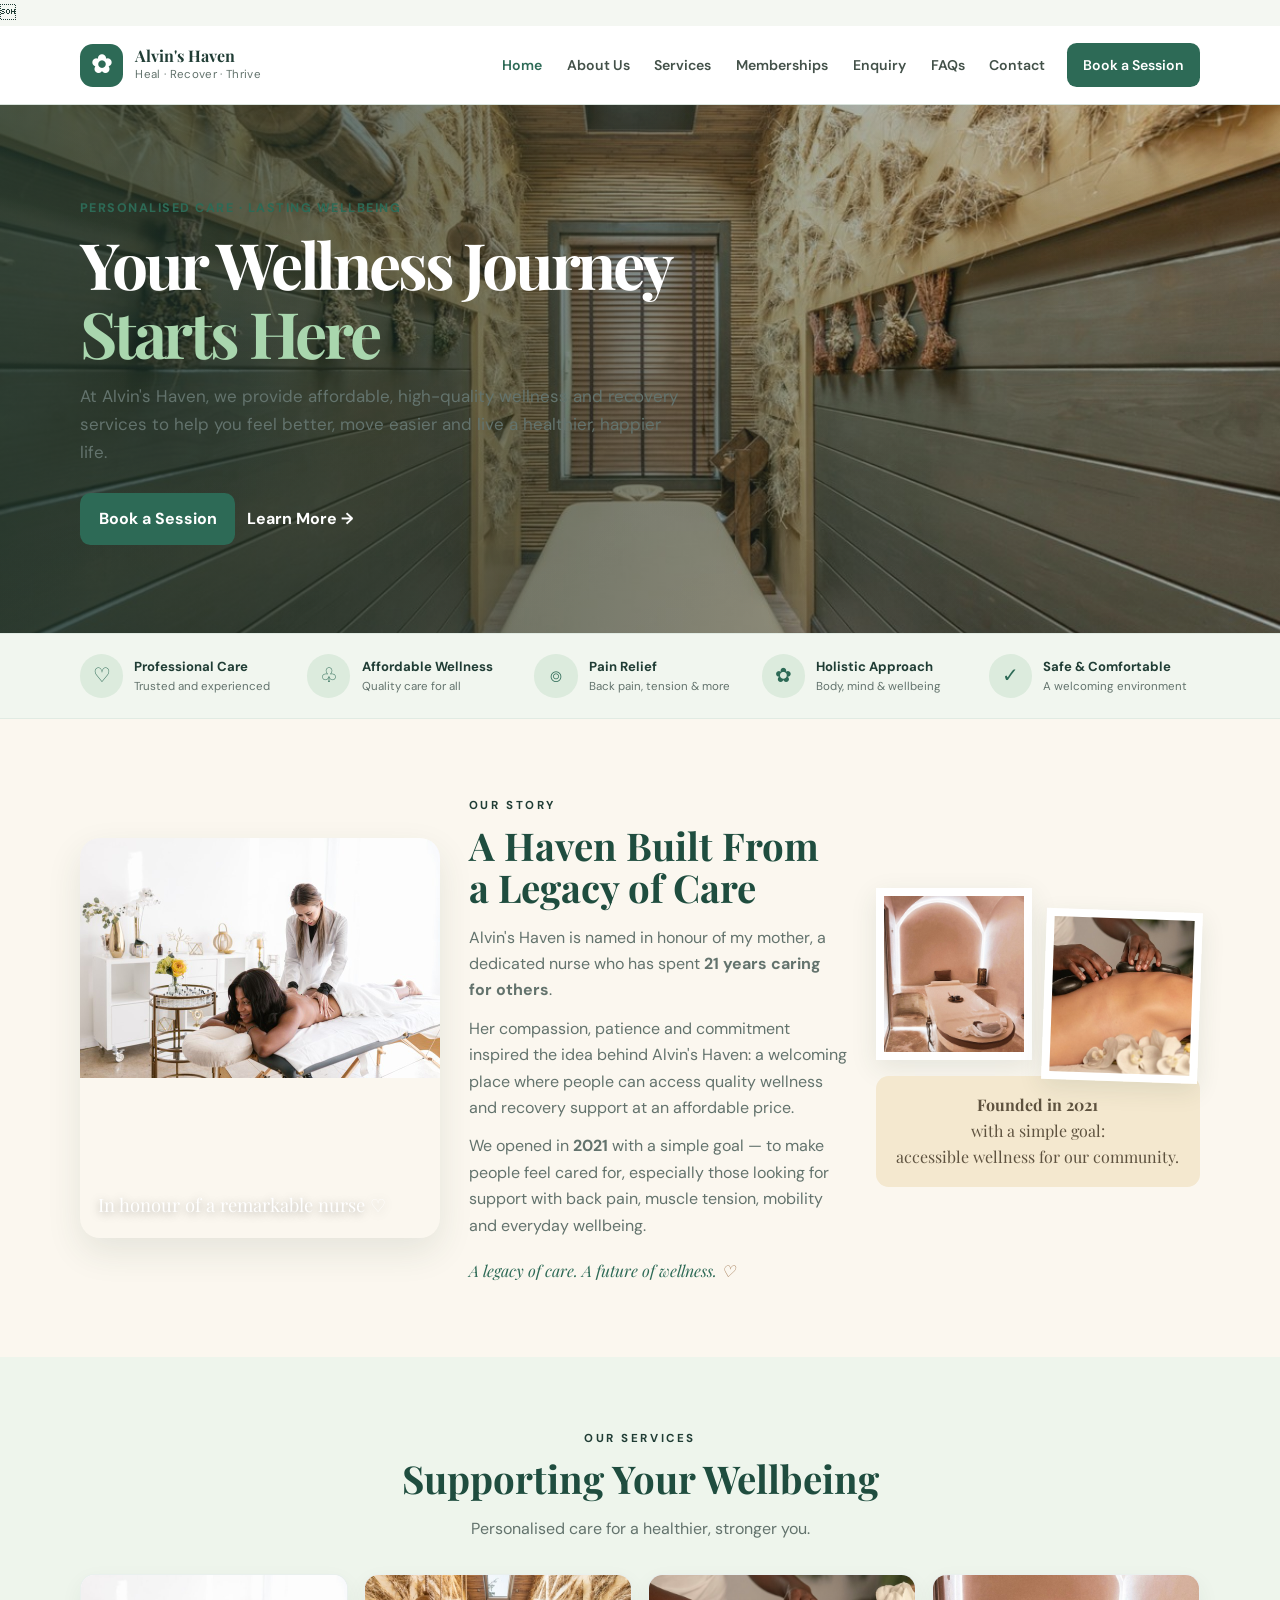
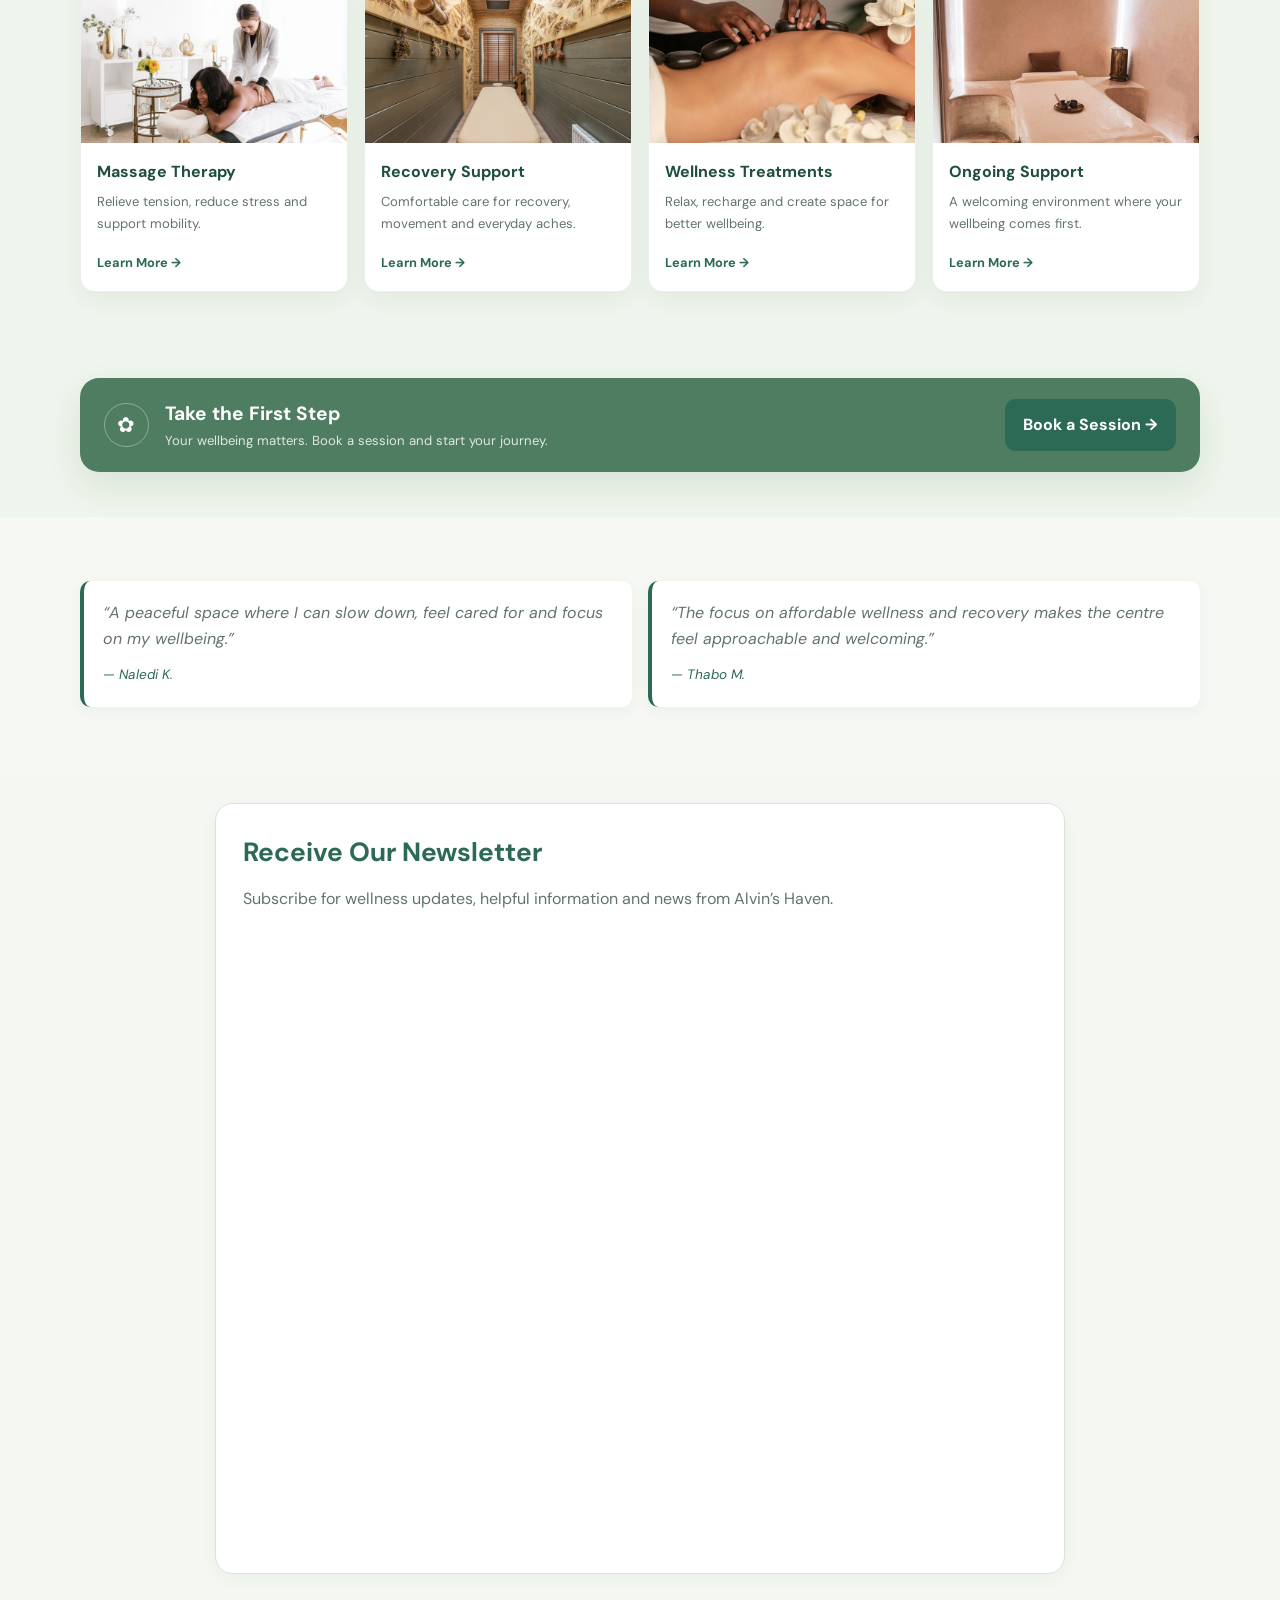
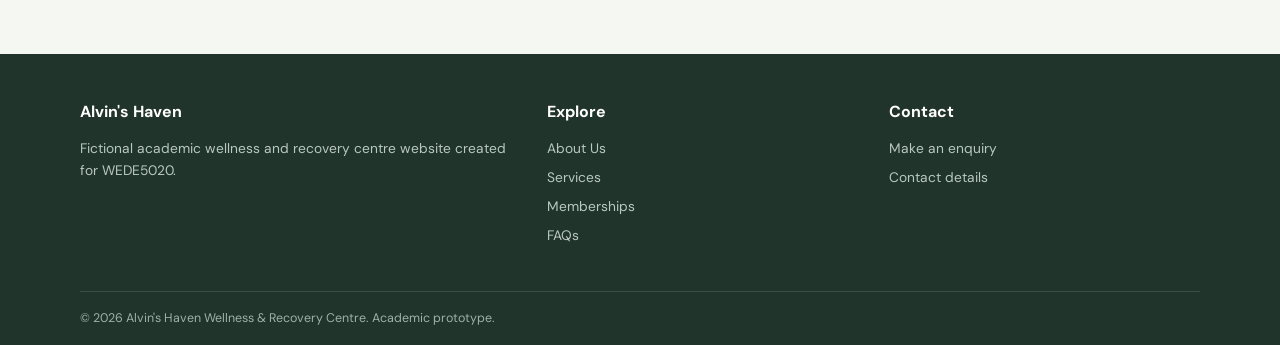
<file: index.html>
<!DOCTYPE html>
<html lang="en">
<head>
    <meta charset="UTF-8">
    <meta name="viewport" content="width=device-width, initial-scale=1.0">
    <meta name="description" content="Alvin's Haven is a fictional wellness and recovery centre created as a WEDE5020 academic project.">
    <title>Alvin's Haven | Wellness & Recovery Centre</title>
    <link href="https://fonts.googleapis.com/css2?family=DM+Sans:wght@400;500;600;700&family=Playfair+Display:wght@600;700&display=swap" rel="stylesheet">
    <link rel="stylesheet" href="css/style.css">

    <meta property="og:type" content="website">
    <meta property="og:site_name" content="Alvin's Haven">
    <meta property="og:title" content="Alvin's Haven | Wellness & Recovery Centre">
    <meta property="og:description" content="Explore Alvin's Haven, a fictional wellness and recovery centre showcasing wellness services, memberships and visitor enquiries.">


<body>
<header class="site-header">
    <div class="container header-inner">
        <a class="brand" href="index.html">
            <span class="brand-mark" aria-hidden="true">✿</span>
            <span class="brand-text"><strong>Alvin's Haven</strong><span>Heal · Recover · Thrive</span></span>
        </a>

        <button class="menu-btn" type="button" aria-label="Open navigation" aria-expanded="false">☰</button>

        <nav class="nav" aria-label="Main navigation">
            <a class="active" href="index.html">Home</a>
            <a href="about.html">About Us</a>
            <a href="services.html">Services</a>
            <a href="memberships.html">Memberships</a>
            <a href="enquiry.html">Enquiry</a>
            <a href="faq.html">FAQs</a>
            <a href="contact.html">Contact</a>
            <a class="nav-cta" href="enquiry.html">Book a Session</a>
        </nav>
    </div>
</header>

<main>
    <!-- Hero section: introduces the centre and provides the primary call to action -->
    <section class="hero-welcome">
        <div class="hero-photo"></div>
        <div class="hero-overlay"></div>
        <div class="container hero-content">
            <div class="hero-copy">
                <span class="eyebrow">PERSONALISED CARE · LASTING WELLBEING</span>
                <h1>Your Wellness Journey <span>Starts Here</span></h1>
                <p>At Alvin's Haven, we provide affordable, high-quality wellness and recovery services to help you feel better, move easier and live a healthier, happier life.</p>
                <div class="actions">
                    <a href="enquiry.html" class="btn">Book a Session</a>
                    <a href="about.html" class="text-link">Learn More →</a>
                </div>
            </div>
        </div>
    </section>

    <!-- Core value strip: highlights the centre's main service values -->
    <section class="promise-strip" aria-label="Alvin's Haven values">
        <div class="container promise-grid">
            <div><span class="promise-icon">♡</span><span><strong>Professional Care</strong><small>Trusted and experienced</small></span></div>
            <div><span class="promise-icon">♧</span><span><strong>Affordable Wellness</strong><small>Quality care for all</small></span></div>
            <div><span class="promise-icon">⌾</span><span><strong>Pain Relief</strong><small>Back pain, tension & more</small></span></div>
            <div><span class="promise-icon">✿</span><span><strong>Holistic Approach</strong><small>Body, mind & wellbeing</small></span></div>
            <div><span class="promise-icon">✓</span><span><strong>Safe & Comfortable</strong><small>A welcoming environment</small></span></div>
        </div>
    </section>

    <!-- Story section: explains the inspiration behind Alvin's Haven -->
    <section class="story-section">
        <div class="container story-grid">
            <div class="story-main-photo">
                <img src="images/massage-session-1200.jpg"
                     srcset="images/massage-session-720.jpg 720w, images/massage-session-1200.jpg 1200w"
                     sizes="(max-width: 680px) 92vw, 45vw"
                     alt="Wellness treatment in a calm spa setting"
                     loading="lazy">
                <span class="photo-note">In honour of a remarkable nurse ♡</span>
            </div>

            <div class="story-copy">
                <span class="section-kicker">OUR STORY</span>
                <h2>A Haven Built From a Legacy of Care</h2>
                <p>Alvin's Haven is named in honour of my mother, a dedicated nurse who has spent <strong>21 years caring for others</strong>.</p>
                <p>Her compassion, patience and commitment inspired the idea behind Alvin's Haven: a welcoming place where people can access quality wellness and recovery support at an affordable price.</p>
                <p>We opened in <strong>2021</strong> with a simple goal — to make people feel cared for, especially those looking for support with back pain, muscle tension, mobility and everyday wellbeing.</p>
                <div class="story-signoff">A legacy of care. A future of wellness. <span>♡</span></div>
            </div>

            <div class="story-collage">
                <img src="images/spa-room-1200.jpg" srcset="images/spa-room-720.jpg 720w, images/spa-room-1200.jpg 1200w" sizes="(max-width: 680px) 92vw, (max-width: 900px) 80vw, 45vw"
                     alt="Warm minimalist massage room"
                     loading="lazy">
                <img src="images/hot-stone-massage-1200.jpg" srcset="images/hot-stone-massage-720.jpg 720w, images/hot-stone-massage-1200.jpg 1200w" sizes="(max-width: 680px) 92vw, (max-width: 900px) 80vw, 45vw"
                     alt="Relaxing hot stone massage treatment"
                     loading="lazy">
                <div class="founder-note"><strong>Founded in 2021</strong><br>with a simple goal:<br>accessible wellness for our community.</div>
            </div>
        </div>
    </section>

    <section class="services-section">
        <div class="container">
            <div class="section-heading">
                <span class="section-kicker">OUR SERVICES</span>
                <h2>Supporting Your Wellbeing</h2>
                <p>Personalised care for a healthier, stronger you.</p>
            </div>

            <div class="service-cards">
                <article class="service-card">
                    <img src="images/massage-session-1200.jpg" srcset="images/massage-session-720.jpg 720w, images/massage-session-1200.jpg 1200w" sizes="(max-width: 680px) 92vw, (max-width: 900px) 80vw, 45vw" alt="Massage therapy session" loading="lazy">
                    <div><h3>Massage Therapy</h3><p>Relieve tension, reduce stress and support mobility.</p><a href="services.html">Learn More →</a></div>
                </article>

                <article class="service-card">
                    <img src="images/wellness-treatment-1200.jpg" srcset="images/wellness-treatment-720.jpg 720w, images/wellness-treatment-1200.jpg 1200w" sizes="(max-width: 680px) 92vw, (max-width: 900px) 80vw, 45vw" alt="Contemporary wellness treatment room" loading="lazy">
                    <div><h3>Recovery Support</h3><p>Comfortable care for recovery, movement and everyday aches.</p><a href="services.html">Learn More →</a></div>
                </article>

                <article class="service-card">
                    <img src="images/hot-stone-massage-1200.jpg" srcset="images/hot-stone-massage-720.jpg 720w, images/hot-stone-massage-1200.jpg 1200w" sizes="(max-width: 680px) 92vw, (max-width: 900px) 80vw, 45vw" alt="Hot stone wellness treatment" loading="lazy">
                    <div><h3>Wellness Treatments</h3><p>Relax, recharge and create space for better wellbeing.</p><a href="services.html">Learn More →</a></div>
                </article>

                <article class="service-card">
                    <img src="images/spa-room-1200.jpg" srcset="images/spa-room-720.jpg 720w, images/spa-room-1200.jpg 1200w" sizes="(max-width: 680px) 92vw, (max-width: 900px) 80vw, 45vw" alt="Peaceful spa treatment room" loading="lazy">
                    <div><h3>Ongoing Support</h3><p>A welcoming environment where your wellbeing comes first.</p><a href="services.html">Learn More →</a></div>
                </article>
            </div>
        </div>
    </section>

    <!-- Call-to-action banner: directs visitors to the enquiry page -->
    <section class="welcome-banner">
        <div class="container welcome-inner">
            <div><span class="welcome-icon">✿</span><div><h2>Take the First Step</h2><p>Your wellbeing matters. Book a session and start your journey.</p></div></div>
            <a href="enquiry.html" class="btn btn-light">Book a Session →</a>
        </div>
    </section>

    <!-- Testimonials section: fictional academic content used to demonstrate content structure -->
    <section class="section soft-section">
        <div class="container testimonial-grid">
            <blockquote>
                <p>“A peaceful space where I can slow down, feel cared for and focus on my wellbeing.”</p>
                <cite>— Naledi K.</cite>
            </blockquote>
            <blockquote>
                <p>“The focus on affordable wellness and recovery makes the centre feel approachable and welcoming.”</p>
                <cite>— Thabo M.</cite>
            </blockquote>
        </div>
    </section>
</main>


<section class="section newsletter-section" aria-labelledby="newsletter-title">
  <div class="container panel newsletter-panel">
    <h2 id="newsletter-title">Receive Our Newsletter</h2>
    <p>Subscribe for wellness updates, helpful information and news from Alvin’s Haven.</p>
    <div class="newsletter-embed">
      <iframe title="Receive Alvin's Haven newsletter" src="https://docs.google.com/forms/d/e/1FAIpQLSdCszTMkPJ8kF7qwnwdjDgshBvOIui2D9p6LQ__JYEncI1Cvg/viewform?embedded=true" loading="lazy" width="640" height="621" style="display:block;width:100%;max-width:100%;border:0" loading="lazy" frameborder="0" marginheight="0" marginwidth="0">Loading…</iframe>
    </div>
  </div>
</section>
<footer class="site-footer">
    <div class="container footer-inner">
        <div><h2>Alvin's Haven</h2><p>Fictional academic wellness and recovery centre website created for WEDE5020.</p></div>
        <div><h3>Explore</h3><div class="footer-links"><a href="about.html">About Us</a><a href="services.html">Services</a><a href="memberships.html">Memberships</a><a href="faq.html">FAQs</a></div></div>
        <div><h3>Contact</h3><div class="footer-links"><a href="enquiry.html">Make an enquiry</a><a href="contact.html">Contact details</a></div></div>
    </div>
    <div class="container footer-bottom">&copy; 2026 Alvin's Haven Wellness &amp; Recovery Centre. Academic prototype.</div>
</footer>

<script src="js/script.js"></script>
</body>
</html>
</file>
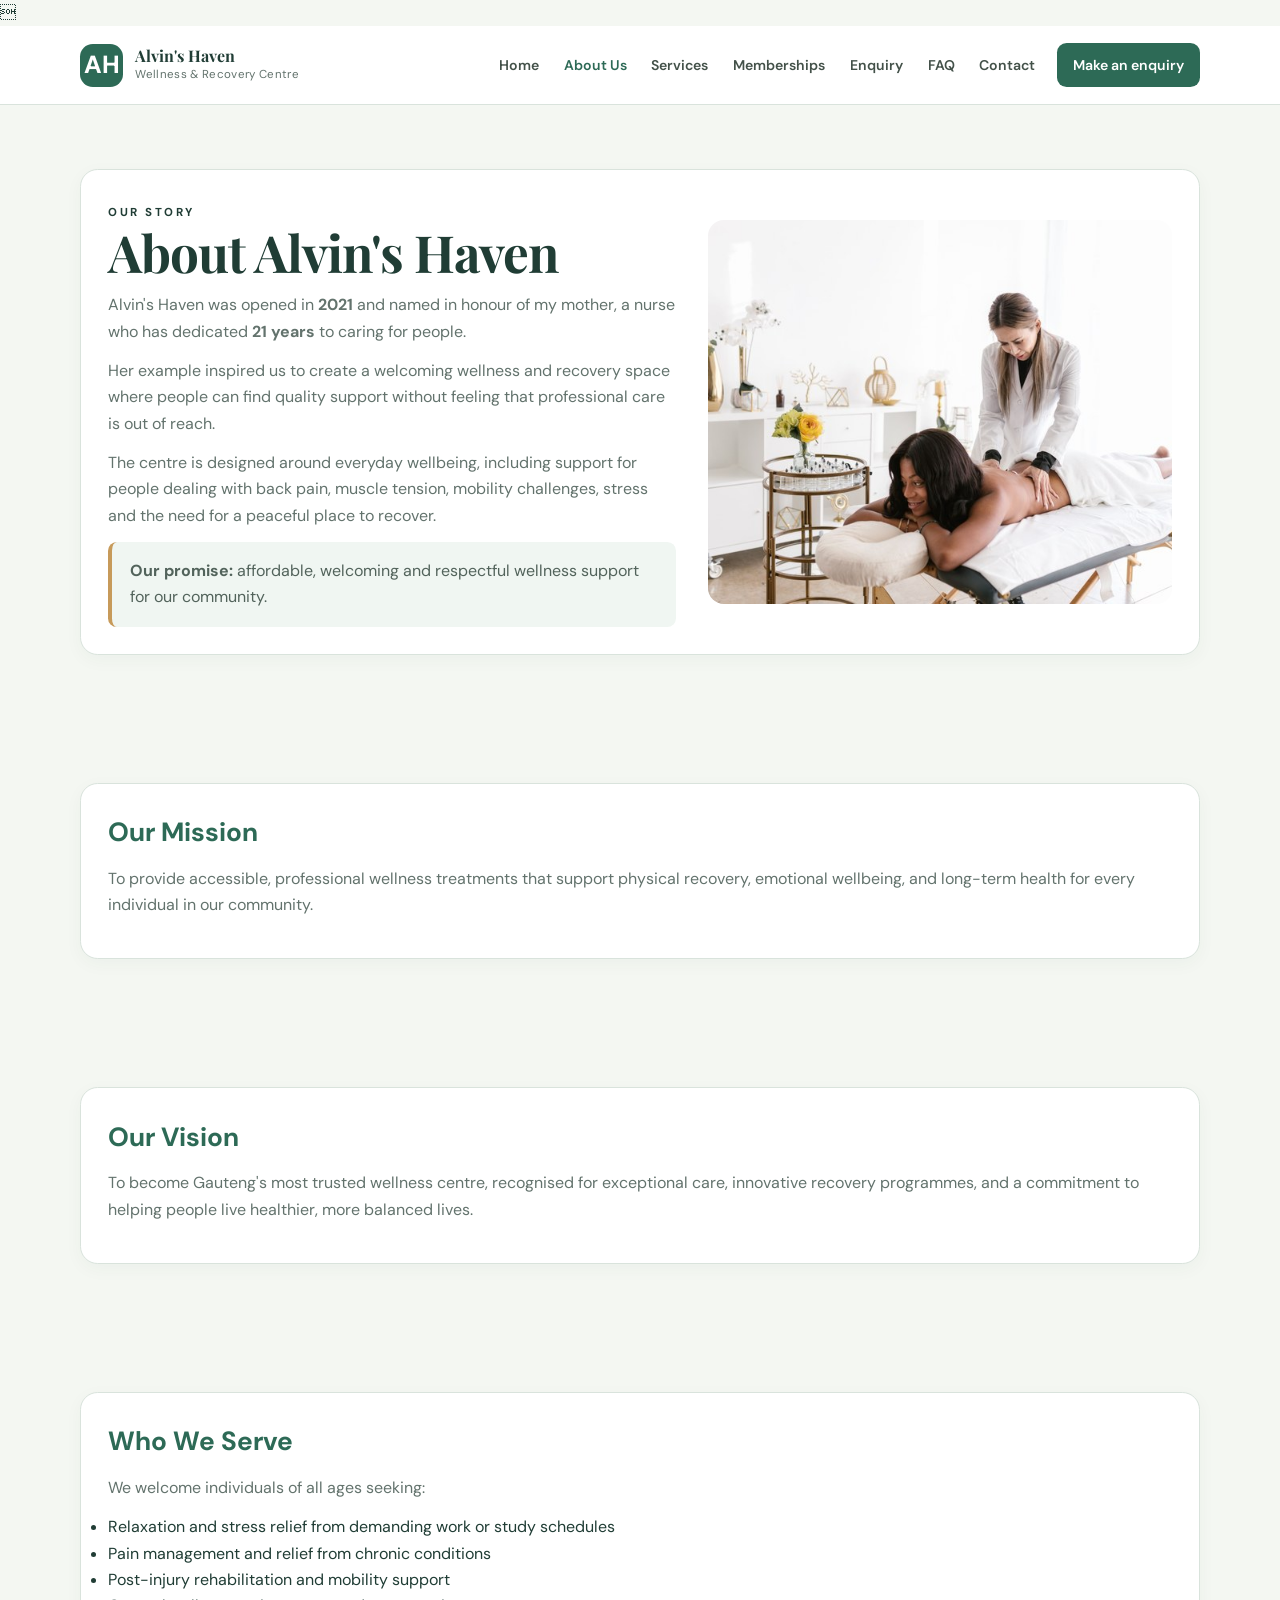
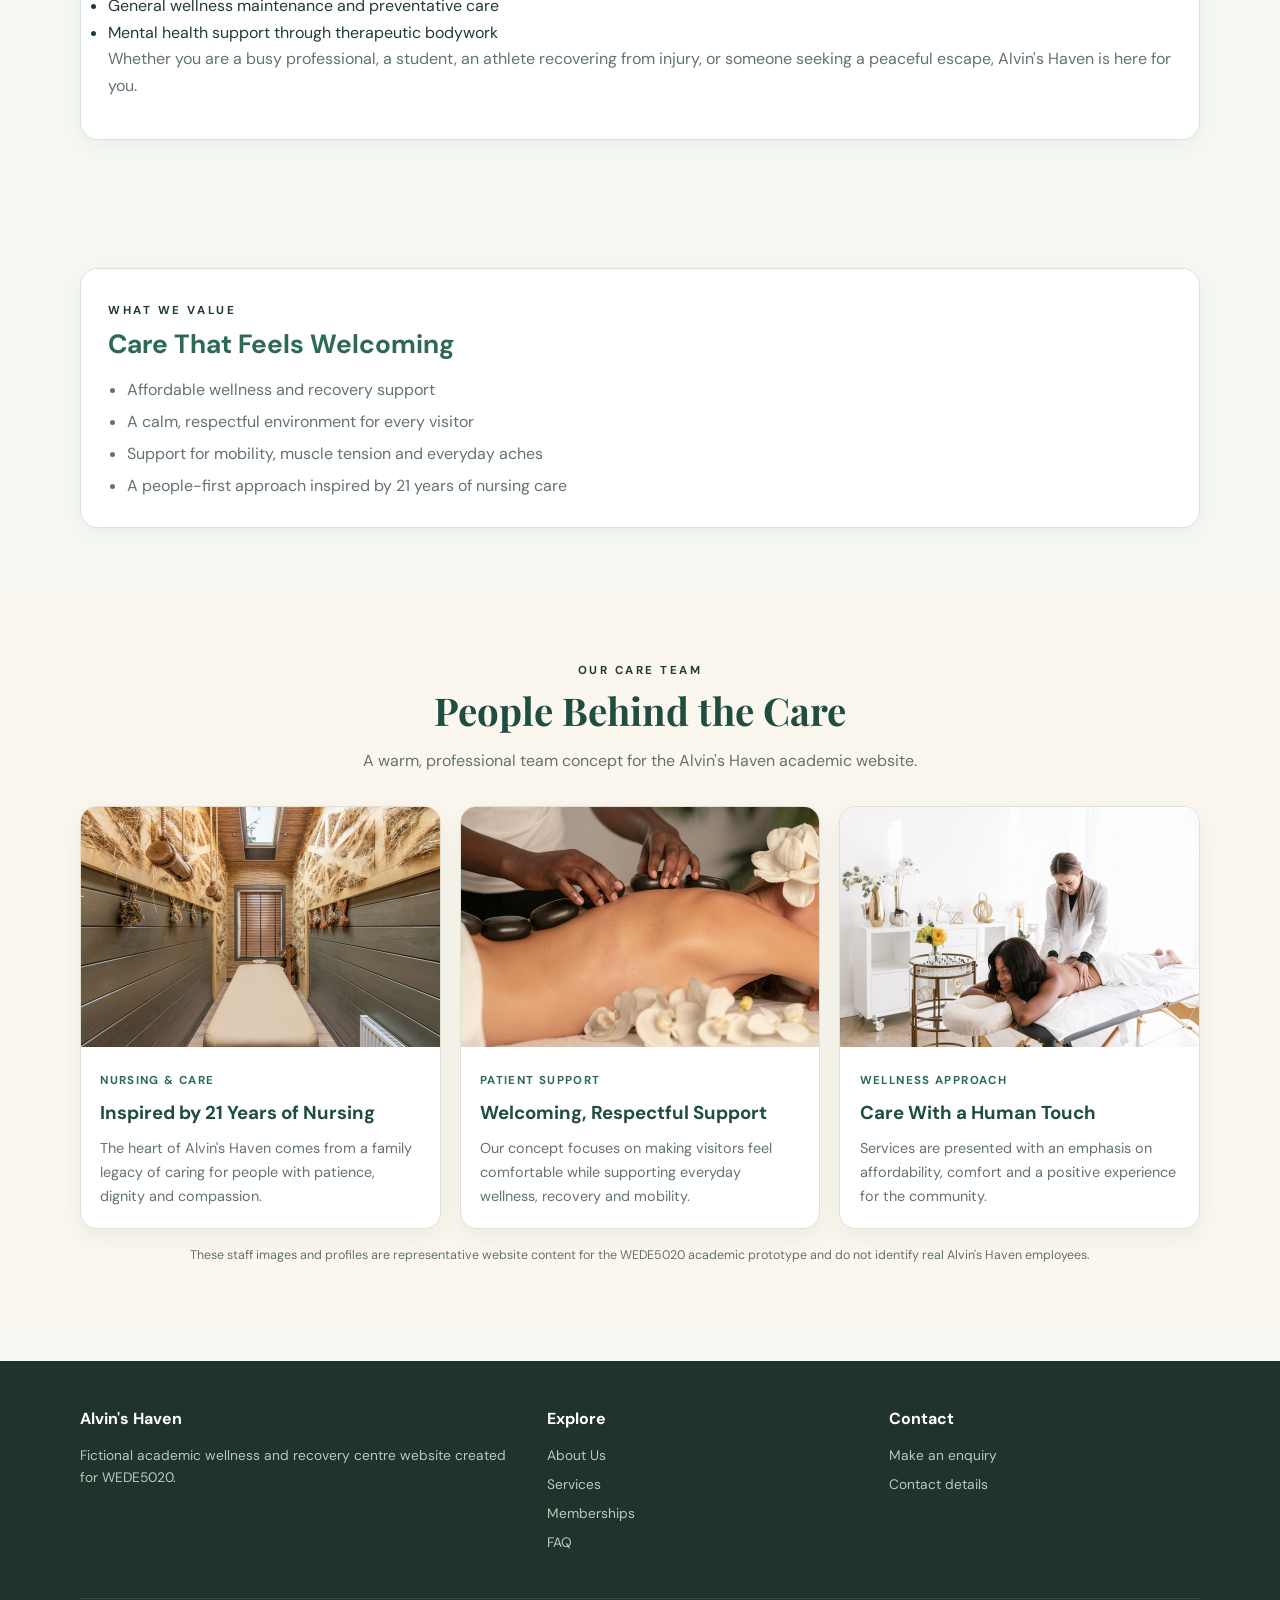
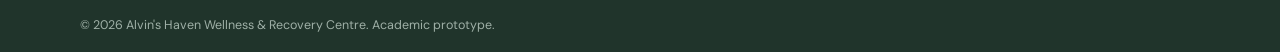
<file: about.html>
<!DOCTYPE html>
<html lang="en">

<head>
    <meta charset="UTF-8">
    <meta name="viewport" content="width=device-width, initial-scale=1.0">
    <meta name="description" content="Learn about the fictional Alvin's Haven Wellness & Recovery Centre.">
    <title>About Alvin's Haven | Our Wellness Concept</title>
    <!-- Google Fonts -->
    <link href="https://fonts.googleapis.com/css2?family=DM+Sans:wght@400;500;600;700&family=Playfair+Display:wght@600;700&display=swap" rel="stylesheet">
    <!-- External Stylesheet -->
    <link rel="stylesheet" href="css/style.css">

    <meta property="og:type" content="website">
    <meta property="og:site_name" content="Alvin's Haven">
    <meta property="og:title" content="About Alvin's Haven | Our Wellness Concept">
    <meta property="og:description" content="Learn about the purpose, values and fictional wellness-centre concept behind Alvin's Haven.">


<body>

    <!-- Site Header with navigation -->
    <header class="site-header">
        <div class="container header-inner">
            <a class="brand" href="index.html">
                <span class="brand-mark">AH</span>
                <span class="brand-text"><strong>Alvin's Haven</strong><span>Wellness &amp; Recovery Centre</span></span>
            </a>
            <button class="menu-btn" type="button" aria-label="Open navigation" aria-expanded="false">☰</button>
            <nav class="nav" aria-label="Main navigation">
                <a class="" href="index.html">Home</a>
            <a class="active" href="about.html">About Us</a>
            <a class="" href="services.html">Services</a>
            <a class="" href="memberships.html">Memberships</a>
            <a class="" href="enquiry.html">Enquiry</a>
            <a class="" href="faq.html">FAQ</a>
            <a class="" href="contact.html">Contact</a>
            <a class="nav-cta" href="enquiry.html">Make an enquiry</a>
            </nav>
        </div>
    </header>

    <!-- Main content of the About Us page -->
    <main>

        <!-- Organisation History: Background story of Alvin's Haven -->
        <section class="section">
            <div class="container panel story-page">
                <div>
                    <span class="section-kicker">OUR STORY</span>
                    <h1 class="page-title">About Alvin's Haven</h1>
                    <p>Alvin's Haven was opened in <strong>2021</strong> and named in honour of my mother, a nurse who has dedicated <strong>21 years</strong> to caring for people.</p>
                    <p>Her example inspired us to create a welcoming wellness and recovery space where people can find quality support without feeling that professional care is out of reach.</p>
                    <p>The centre is designed around everyday wellbeing, including support for people dealing with back pain, muscle tension, mobility challenges, stress and the need for a peaceful place to recover.</p>
                    <div class="notice"><strong>Our promise:</strong> affordable, welcoming and respectful wellness support for our community.</div>
                </div>
                <img src="images/massage-session-1200.jpg"
                     srcset="images/massage-session-720.jpg 720w, images/massage-session-1200.jpg 1200w"
                     sizes="(max-width: 680px) 92vw, 45vw"
                     alt="Wellness treatment in a calm spa setting"
                     loading="lazy">
            </div>
        </section>

        <!-- Mission Statement: Defines the organisation's purpose -->
        <section class="section">
            <div class="container panel">
            <h2>Our Mission</h2>
            <p>To provide accessible, professional wellness treatments that support physical recovery, emotional wellbeing, and long-term health for every individual in our community.</p>
            </div>
        </section>

        <!-- Vision Statement: Long-term aspirations -->
        <section class="section">
            <div class="container panel">
            <h2>Our Vision</h2>
            <p>To become Gauteng's most trusted wellness centre, recognised for exceptional care, innovative recovery programmes, and a commitment to helping people live healthier, more balanced lives.</p>
            </div>
        </section>

        <!-- Target Audience: Who the centre serves -->
        <section class="section">
            <div class="container panel">
            <h2>Who We Serve</h2>
            <p>We welcome individuals of all ages seeking:</p>
            <ul>
                <li>Relaxation and stress relief from demanding work or study schedules</li>
                <li>Pain management and relief from chronic conditions</li>
                <li>Post-injury rehabilitation and mobility support</li>
                <li>General wellness maintenance and preventative care</li>
                <li>Mental health support through therapeutic bodywork</li>
            </ul>
            <p>Whether you are a busy professional, a student, an athlete recovering from injury, or someone seeking a peaceful escape, Alvin's Haven is here for you.</p>
            </div>
        </section>

        <section class="section">
            <div class="container panel">
                <span class="section-kicker">WHAT WE VALUE</span>
                <h2>Care That Feels Welcoming</h2>
                <ul class="list">
                    <li>Affordable wellness and recovery support</li>
                    <li>A calm, respectful environment for every visitor</li>
                    <li>Support for mobility, muscle tension and everyday aches</li>
                    <li>A people-first approach inspired by 21 years of nursing care</li>
                </ul>
            </div>
        </section>

    </main>

    <!-- Site Footer -->
    
<section class="section cv-section">
    <div class="container">
        <div class="section-heading">
            <span class="section-kicker">OUR CARE TEAM</span>
            <h2>People Behind the Care</h2>
            <p>A warm, professional team concept for the Alvin's Haven academic website.</p>
        </div>
        <div class="cv-grid">
            <article class="cv-card">
                <img src="images/wellness-treatment-1200.jpg" srcset="images/wellness-treatment-720.jpg 720w, images/wellness-treatment-1200.jpg 1200w" sizes="(max-width: 680px) 92vw, (max-width: 900px) 80vw, 45vw"
                     alt="Healthcare professional in a clinic setting" loading="lazy">
                <div class="cv-card-body">
                    <span class="cv-role">Nursing & Care</span>
                    <h3>Inspired by 21 Years of Nursing</h3>
                    <p>The heart of Alvin's Haven comes from a family legacy of caring for people with patience, dignity and compassion.</p>
                </div>
            </article>
            <article class="cv-card">
                <img src="images/hot-stone-massage-1200.jpg" srcset="images/hot-stone-massage-720.jpg 720w, images/hot-stone-massage-1200.jpg 1200w" sizes="(max-width: 680px) 92vw, (max-width: 900px) 80vw, 45vw"
                     alt="Healthcare professional speaking with a patient" loading="lazy">
                <div class="cv-card-body">
                    <span class="cv-role">Patient Support</span>
                    <h3>Welcoming, Respectful Support</h3>
                    <p>Our concept focuses on making visitors feel comfortable while supporting everyday wellness, recovery and mobility.</p>
                </div>
            </article>
            <article class="cv-card">
                <img src="images/massage-session-1200.jpg" srcset="images/massage-session-720.jpg 720w, images/massage-session-1200.jpg 1200w" sizes="(max-width: 680px) 92vw, (max-width: 900px) 80vw, 45vw"
                     alt="Healthcare professional providing patient care" loading="lazy">
                <div class="cv-card-body">
                    <span class="cv-role">Wellness Approach</span>
                    <h3>Care With a Human Touch</h3>
                    <p>Services are presented with an emphasis on affordability, comfort and a positive experience for the community.</p>
                </div>
            </article>
        </div>
        <p class="academic-note">These staff images and profiles are representative website content for the WEDE5020 academic prototype and do not identify real Alvin's Haven employees.</p>
    </div>
</section>

<footer class="site-footer">
        <div class="container footer-inner">
            <div><h2>Alvin's Haven</h2><p>Fictional academic wellness and recovery centre website created for WEDE5020.</p></div>
            <div><h3>Explore</h3><div class="footer-links"><a href="about.html">About Us</a><a href="services.html">Services</a><a href="memberships.html">Memberships</a><a href="faq.html">FAQ</a></div></div>
            <div><h3>Contact</h3><div class="footer-links"><a href="enquiry.html">Make an enquiry</a><a href="contact.html">Contact details</a></div></div>
        </div>
        <div class="container footer-bottom">&copy; 2026 Alvin's Haven Wellness &amp; Recovery Centre. Academic prototype.</div>
    </footer>
    <script src="js/script.js"></script>

</body>

</html>
</file>
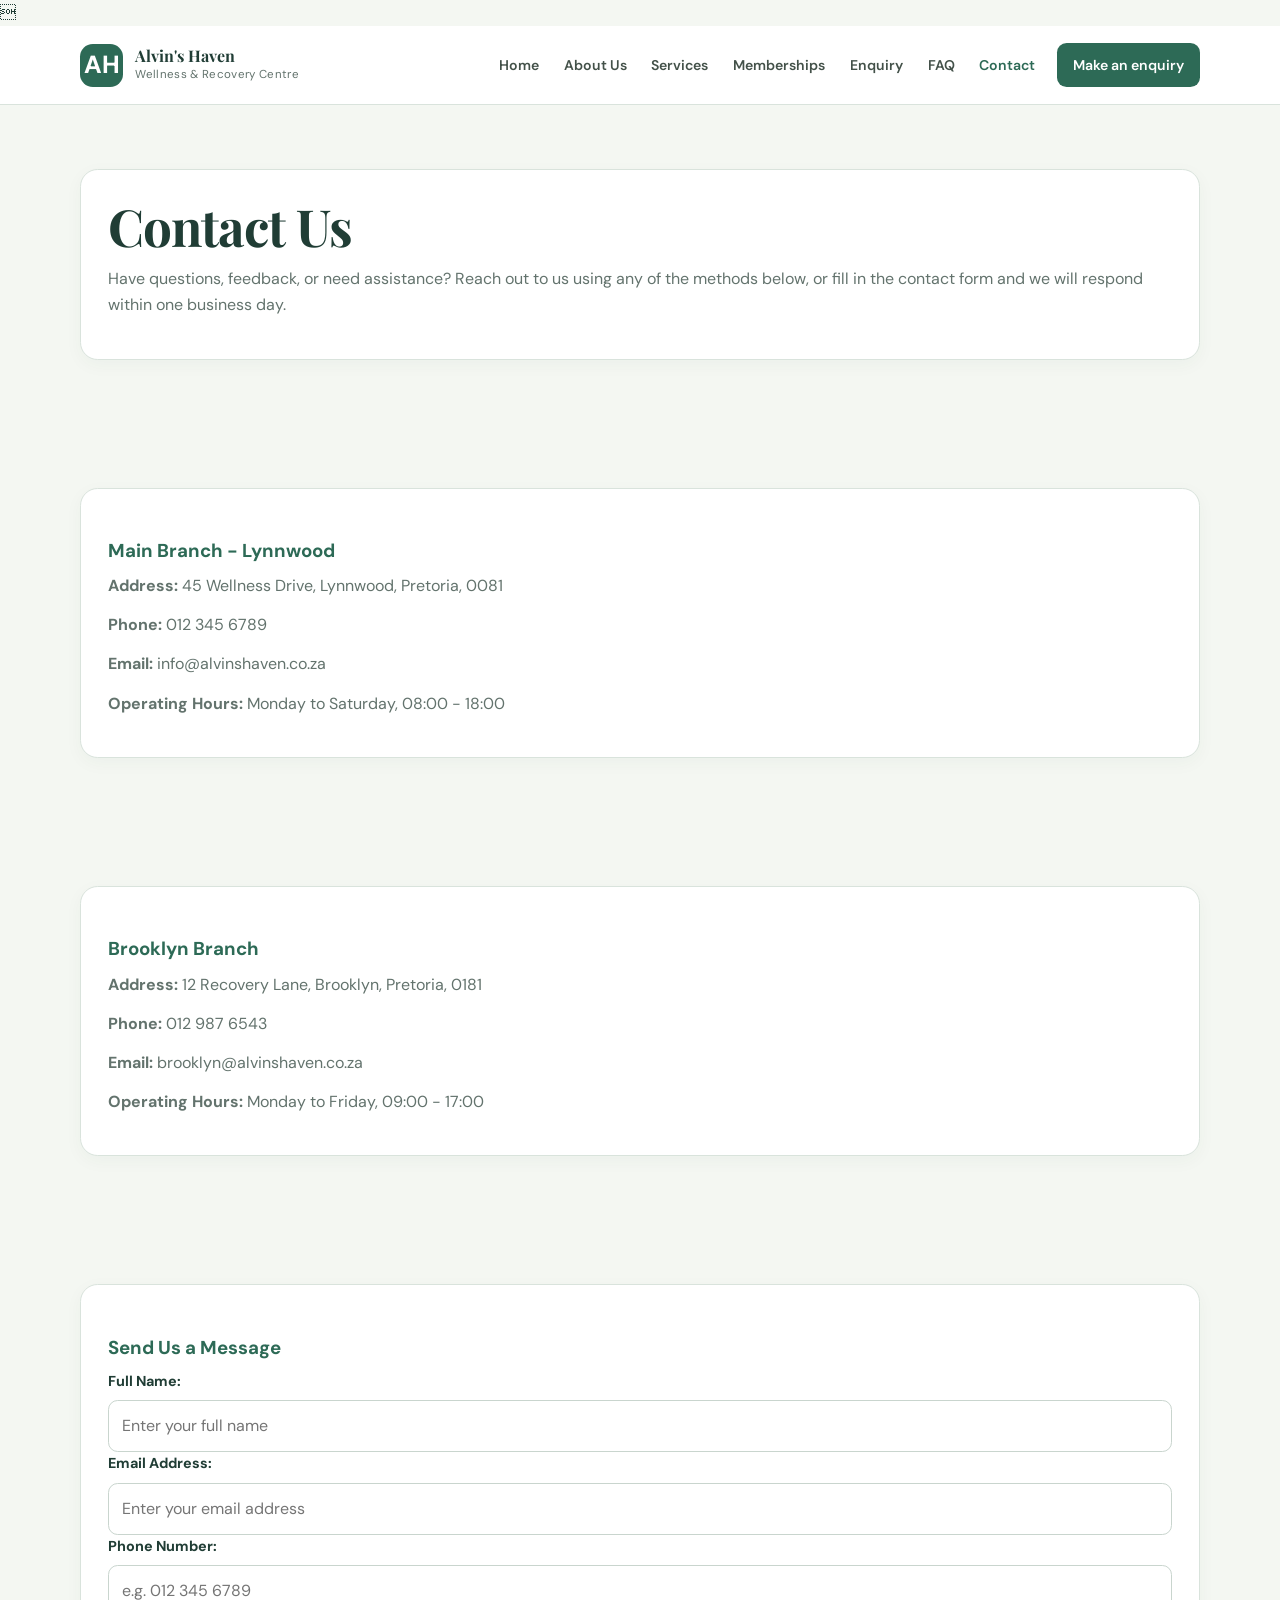
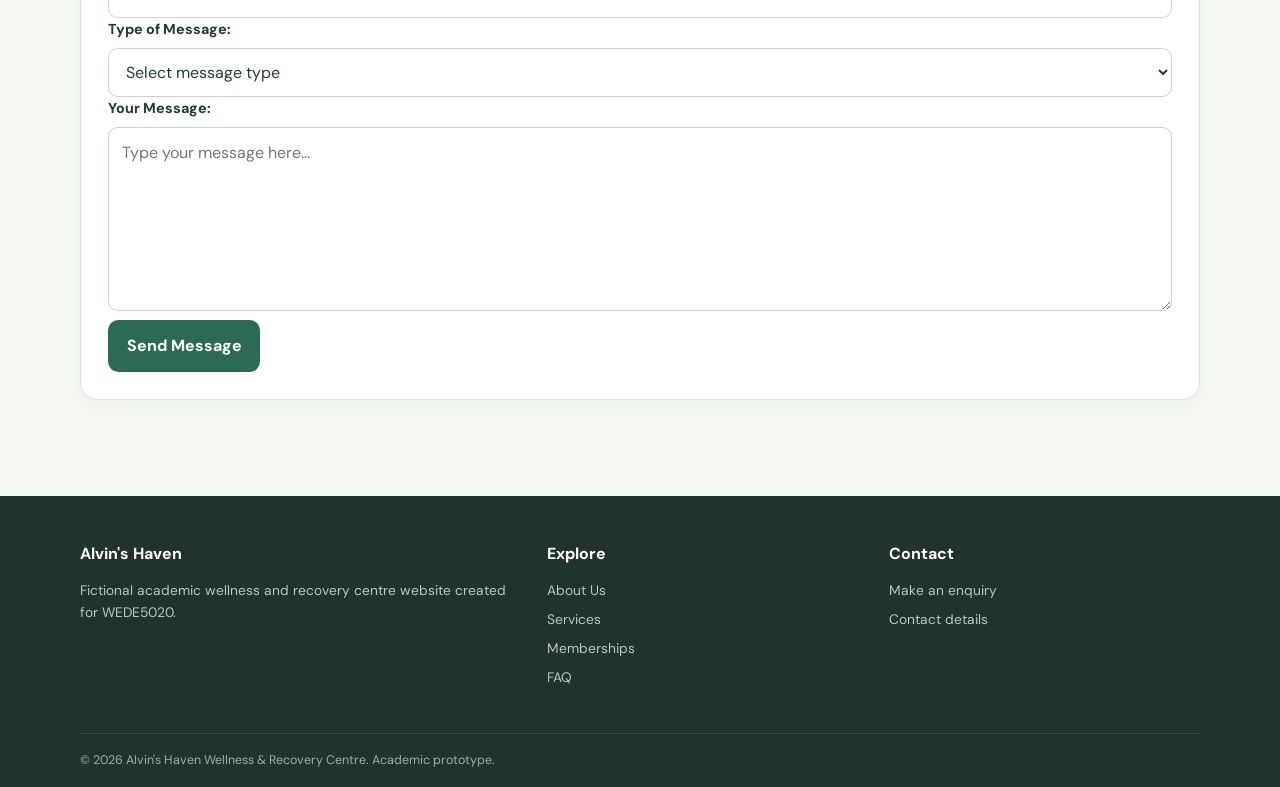
<file: contact.html>
<!DOCTYPE html>
<html lang="en">

<head>
    <meta charset="UTF-8">
    <meta name="viewport" content="width=device-width, initial-scale=1.0">
    <meta name="description" content="Contact details and enquiry form for the Alvin's Haven academic prototype.">
    <title>Contact Alvin's Haven | General Enquiries</title>
    <link href="https://fonts.googleapis.com/css2?family=DM+Sans:wght@400;500;600;700&family=Playfair+Display:wght@600;700&display=swap" rel="stylesheet">
    <link rel="stylesheet" href="css/style.css">

    <meta property="og:type" content="website">
    <meta property="og:site_name" content="Alvin's Haven">
    <meta property="og:title" content="Contact Alvin's Haven | General Enquiries">
    <meta property="og:description" content="Send a general enquiry, feedback or message using the Alvin's Haven contact form.">


<body>

    <!-- Site Header with navigation -->
    <header class="site-header">
        <div class="container header-inner">
            <a class="brand" href="index.html">
                <span class="brand-mark">AH</span>
                <span class="brand-text"><strong>Alvin's Haven</strong><span>Wellness &amp; Recovery Centre</span></span>
            </a>
            <button class="menu-btn" type="button" aria-label="Open navigation" aria-expanded="false">☰</button>
            <nav class="nav" aria-label="Main navigation">
                <a class="" href="index.html">Home</a>
            <a class="" href="about.html">About Us</a>
            <a class="" href="services.html">Services</a>
            <a class="" href="memberships.html">Memberships</a>
            <a class="" href="enquiry.html">Enquiry</a>
            <a class="" href="faq.html">FAQ</a>
            <a class="active" href="contact.html">Contact</a>
            <a class="nav-cta" href="enquiry.html">Make an enquiry</a>
            </nav>
        </div>
    </header>

    <!-- Main content: Contact information and form -->
    <main>

        <!-- Contact Introduction -->
        <section class="section">
            <div class="container panel">
            <h1 class="page-title">Contact Us</h1>
            <p>Have questions, feedback, or need assistance? Reach out to us using any of the methods below, or fill in the contact form and we will respond within one business day.</p>
            </div>
        </section>

        <!-- Location 1: Main Branch -->
        <section class="section">
            <div class="container panel">
            <h3>Main Branch - Lynnwood</h3>
            <p><strong>Address:</strong> 45 Wellness Drive, Lynnwood, Pretoria, 0081</p>
            <p><strong>Phone:</strong> 012 345 6789</p>
            <p><strong>Email:</strong> info@alvinshaven.co.za</p>
            <p><strong>Operating Hours:</strong> Monday to Saturday, 08:00 - 18:00</p>
            </div>
        </section>

        <!-- Location 2: Satellite Branch (POE requires more than 1 location) -->
        <section class="section">
            <div class="container panel">
            <h3>Brooklyn Branch</h3>
            <p><strong>Address:</strong> 12 Recovery Lane, Brooklyn, Pretoria, 0181</p>
            <p><strong>Phone:</strong> 012 987 6543</p>
            <p><strong>Email:</strong> brooklyn@alvinshaven.co.za</p>
            <p><strong>Operating Hours:</strong> Monday to Friday, 09:00 - 17:00</p>
            </div>
        </section>

        <!-- Contact Form: General enquiries and messages -->
        <section class="section">
            <div class="container panel">
            <h3>Send Us a Message</h3>
            <form action="mailto:info@alvinshaven.co.za" method="post" enctype="text/plain" data-contact-form>

                <!-- Name field -->
                <label for="contact-name">Full Name:</label>
                <input type="text" id="contact-name" name="contact-name" placeholder="Enter your full name" required>

                <!-- Email field -->
                <label for="contact-email">Email Address:</label>
                <input type="email" id="contact-email" name="contact-email" placeholder="Enter your email address" required>

                <!-- Phone field -->
                <label for="contact-phone">Phone Number:</label>
                <input type="tel" id="contact-phone" name="contact-phone" placeholder="e.g. 012 345 6789">

                <!-- Message type selection -->
                <label for="message-type">Type of Message:</label>
                <select id="message-type" name="message-type" required>
                    <option value="" disabled selected>Select message type</option>
                    <option value="general">General Enquiry</option>
                    <option value="feedback">Feedback</option>
                    <option value="complaint">Complaint</option>
                    <option value="partnership">Partnership Opportunity</option>
                </select>

                <!-- Message body -->
                <label for="contact-message">Your Message:</label>
                <textarea id="contact-message" name="contact-message" rows="6" placeholder="Type your message here..." required></textarea>

                <!-- Submit button -->
                <button type="submit" class="btn">Send Message</button>

                <p class="form-success" role="status" aria-live="polite">Your email draft is being prepared. Review it and press Send in your email app.</p>
            </form>
            </div>
        </section>

    </main>

    <!-- Site Footer -->
    <footer class="site-footer">
        <div class="container footer-inner">
            <div><h2>Alvin's Haven</h2><p>Fictional academic wellness and recovery centre website created for WEDE5020.</p></div>
            <div><h3>Explore</h3><div class="footer-links"><a href="about.html">About Us</a><a href="services.html">Services</a><a href="memberships.html">Memberships</a><a href="faq.html">FAQ</a></div></div>
            <div><h3>Contact</h3><div class="footer-links"><a href="enquiry.html">Make an enquiry</a><a href="contact.html">Contact details</a></div></div>
        </div>
        <div class="container footer-bottom">&copy; 2026 Alvin's Haven Wellness &amp; Recovery Centre. Academic prototype.</div>
    </footer>
    <script src="js/script.js"></script>

</body>

</html>
</file>
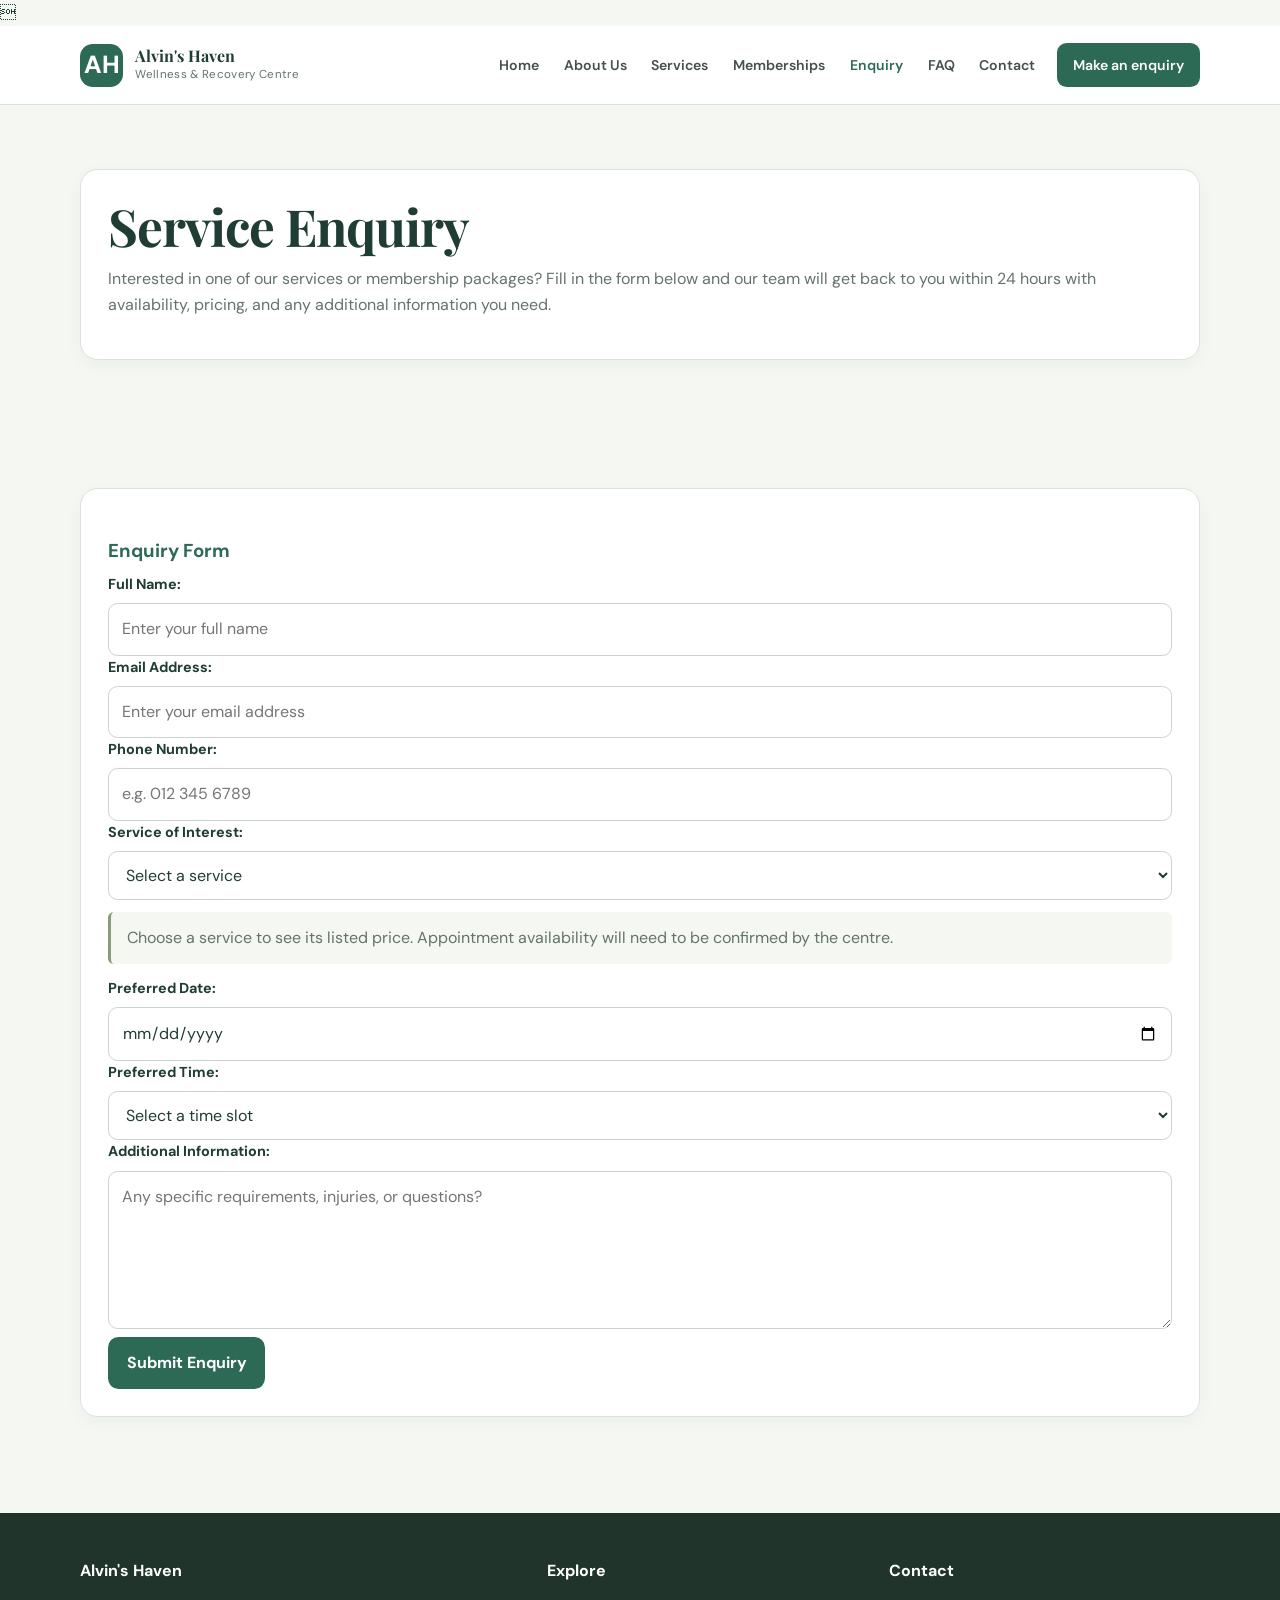
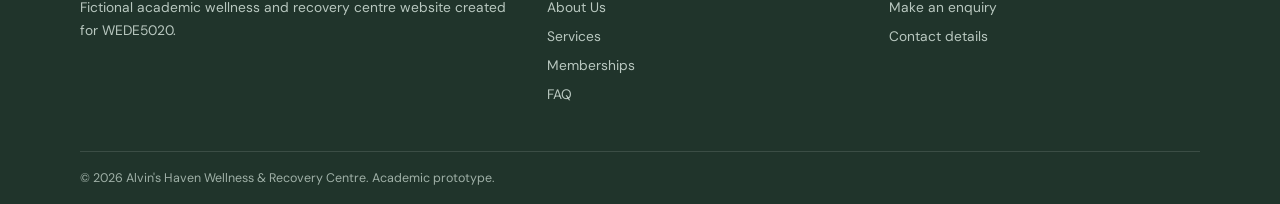
<file: enquiry.html>
<!DOCTYPE html>
<html lang="en">

<head>
    <meta charset="UTF-8">
    <meta name="viewport" content="width=device-width, initial-scale=1.0">
    <meta name="description" content="Submit a service enquiry to the Alvin's Haven academic prototype.">
    <title>Service Enquiry | Alvin's Haven</title>
    <link href="https://fonts.googleapis.com/css2?family=DM+Sans:wght@400;500;600;700&family=Playfair+Display:wght@600;700&display=swap" rel="stylesheet">
    <link rel="stylesheet" href="css/style.css">

    <meta property="og:type" content="website">
    <meta property="og:site_name" content="Alvin's Haven">
    <meta property="og:title" content="Service Enquiry | Alvin's Haven">
    <meta property="og:description" content="Ask about a wellness service, request details and prepare an enquiry to Alvin's Haven.">


<body>

    <!-- Site Header with navigation -->
    <header class="site-header">
        <div class="container header-inner">
            <a class="brand" href="index.html">
                <span class="brand-mark">AH</span>
                <span class="brand-text"><strong>Alvin's Haven</strong><span>Wellness &amp; Recovery Centre</span></span>
            </a>
            <button class="menu-btn" type="button" aria-label="Open navigation" aria-expanded="false">☰</button>
            <nav class="nav" aria-label="Main navigation">
                <a class="" href="index.html">Home</a>
            <a class="" href="about.html">About Us</a>
            <a class="" href="services.html">Services</a>
            <a class="" href="memberships.html">Memberships</a>
            <a class="active" href="enquiry.html">Enquiry</a>
            <a class="" href="faq.html">FAQ</a>
            <a class="" href="contact.html">Contact</a>
            <a class="nav-cta" href="enquiry.html">Make an enquiry</a>
            </nav>
        </div>
    </header>

    <!-- Main content: Service enquiry form -->
    <main>

        <!-- Enquiry Introduction -->
        <section class="section">
            <div class="container panel">
            <h1 class="page-title">Service Enquiry</h1>
            <p>Interested in one of our services or membership packages? Fill in the form below and our team will get back to you within 24 hours with availability, pricing, and any additional information you need.</p>
            </div>
        </section>

        <!-- Enquiry Form: Allows users to enquire about specific services -->
        <section class="section">
            <div class="container panel">
            <h3>Enquiry Form</h3>
            <form action="mailto:info@alvinshaven.co.za" method="post" enctype="text/plain" data-enquiry-form>

                <!-- Personal Details -->
                <label for="full-name">Full Name:</label>
                <input type="text" id="full-name" name="full-name" placeholder="Enter your full name" required>

                <label for="email">Email Address:</label>
                <input type="email" id="email" name="email" placeholder="Enter your email address" required>

                <label for="phone">Phone Number:</label>
                <input type="tel" id="phone" name="phone" placeholder="e.g. 012 345 6789" required>

                <!-- Service Selection -->
                <label for="service">Service of Interest:</label>
                <select id="service" name="service" required>
                    <option value="" disabled selected>Select a service</option>
                    <option value="massage">Therapeutic Massage (R450)</option>
                    <option value="chiropractic">Chiropractic Care (R550)</option>
                    <option value="recovery">Recovery &amp; Mobility (R500)</option>
                    <option value="wellness">Relaxation &amp; Wellness (R400)</option>
                    <option value="wellness-package">Wellness Package Membership (R450/month)</option>
                    <option value="premium-package">Premium Package Membership (R850/month)</option>
                </select>
                <p id="service-response" class="form-response" role="status" aria-live="polite">Choose a service to see its listed price. Appointment availability will need to be confirmed by the centre.</p>

                <!-- Preferred Date -->
                <label for="preferred-date">Preferred Date:</label>
                <input type="date" id="preferred-date" name="preferred-date">

                <!-- Preferred Time -->
                <label for="preferred-time">Preferred Time:</label>
                <select id="preferred-time" name="preferred-time">
                    <option value="" disabled selected>Select a time slot</option>
                    <option value="morning">Morning (08:00 - 12:00)</option>
                    <option value="afternoon">Afternoon (12:00 - 15:00)</option>
                    <option value="evening">Evening (15:00 - 18:00)</option>
                </select>

                <!-- Additional Message -->
                <label for="message">Additional Information:</label>
                <textarea id="message" name="message" rows="5" placeholder="Any specific requirements, injuries, or questions?"></textarea>

                <!-- Submit Button -->
                <button type="submit" class="btn">Submit Enquiry</button>

                <p class="form-success" role="status" aria-live="polite">Your enquiry email draft is being prepared. Review it and press Send in your email app.</p>
            </form>
            </div>
        </section>

    </main>

    <!-- Site Footer -->
    <footer class="site-footer">
        <div class="container footer-inner">
            <div><h2>Alvin's Haven</h2><p>Fictional academic wellness and recovery centre website created for WEDE5020.</p></div>
            <div><h3>Explore</h3><div class="footer-links"><a href="about.html">About Us</a><a href="services.html">Services</a><a href="memberships.html">Memberships</a><a href="faq.html">FAQ</a></div></div>
            <div><h3>Contact</h3><div class="footer-links"><a href="enquiry.html">Make an enquiry</a><a href="contact.html">Contact details</a></div></div>
        </div>
        <div class="container footer-bottom">&copy; 2026 Alvin's Haven Wellness &amp; Recovery Centre. Academic prototype.</div>
    </footer>
    <script src="js/script.js"></script>

</body>

</html>
</file>
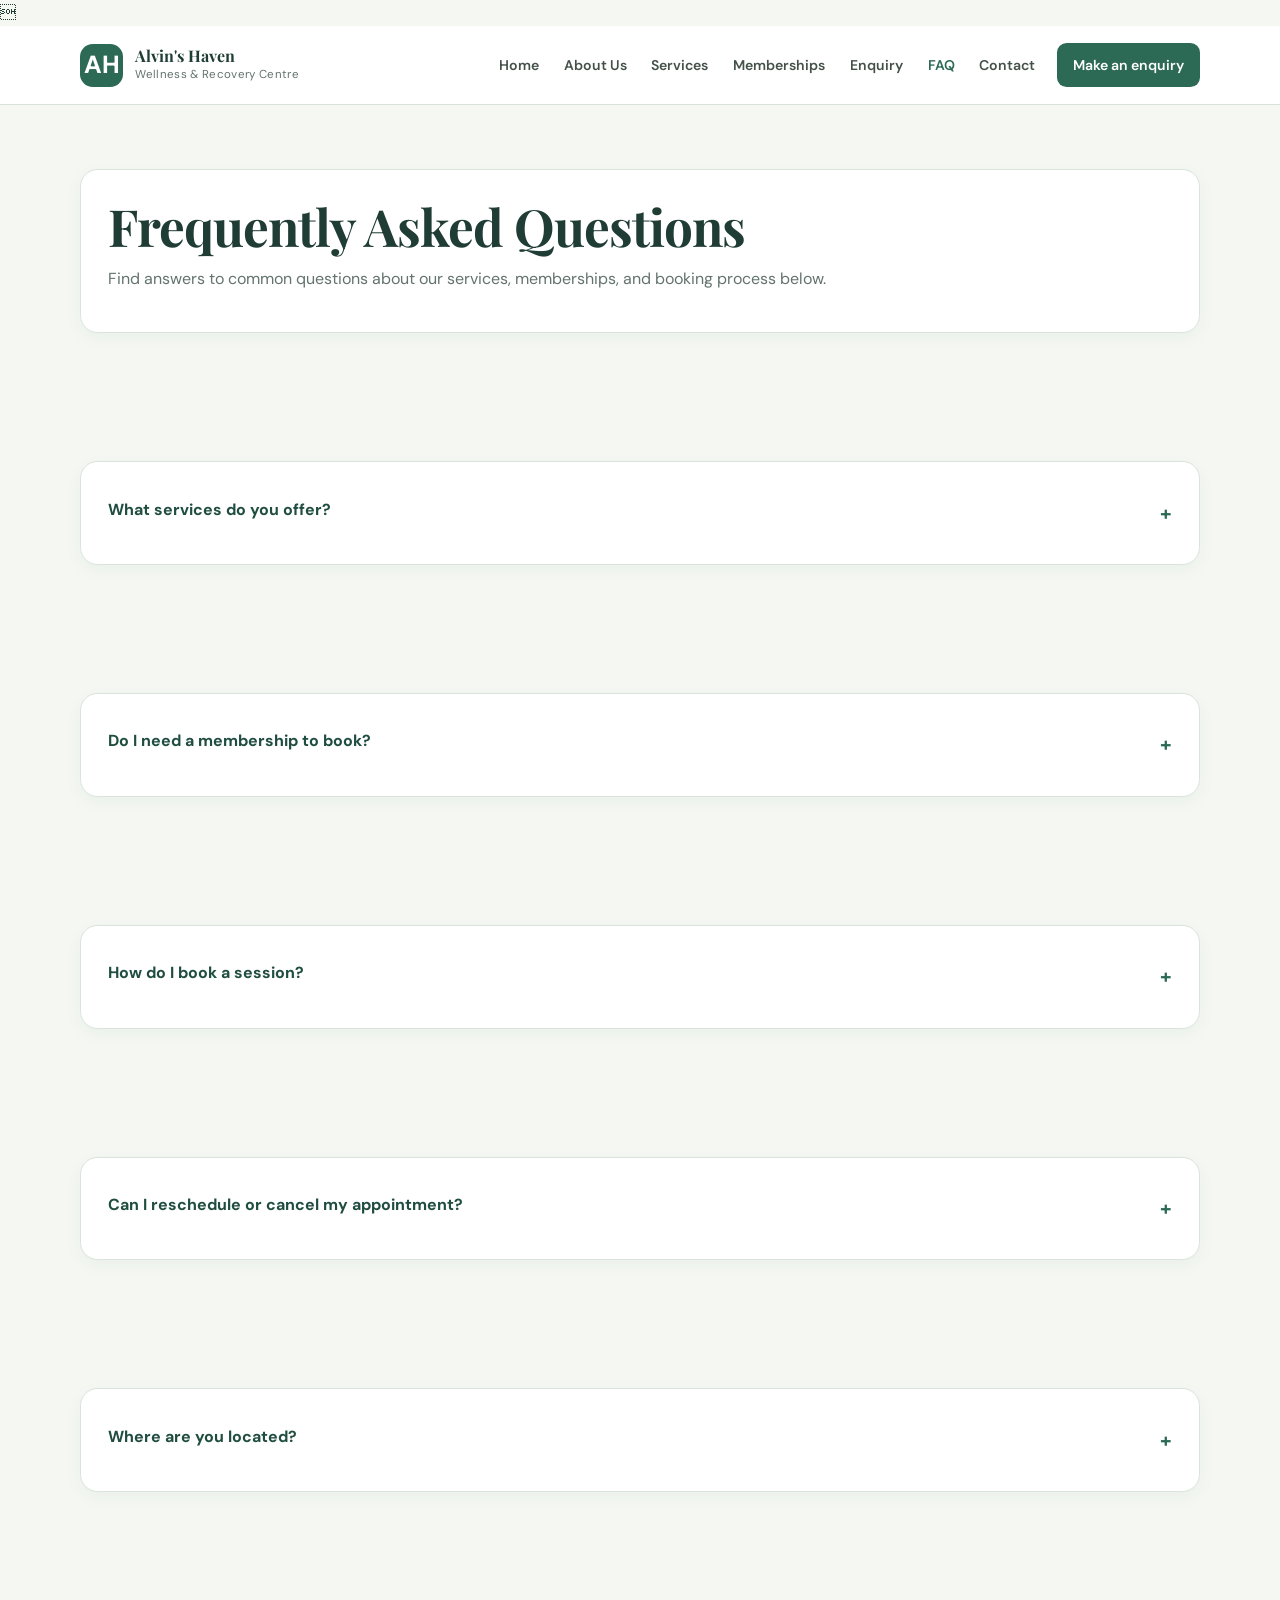
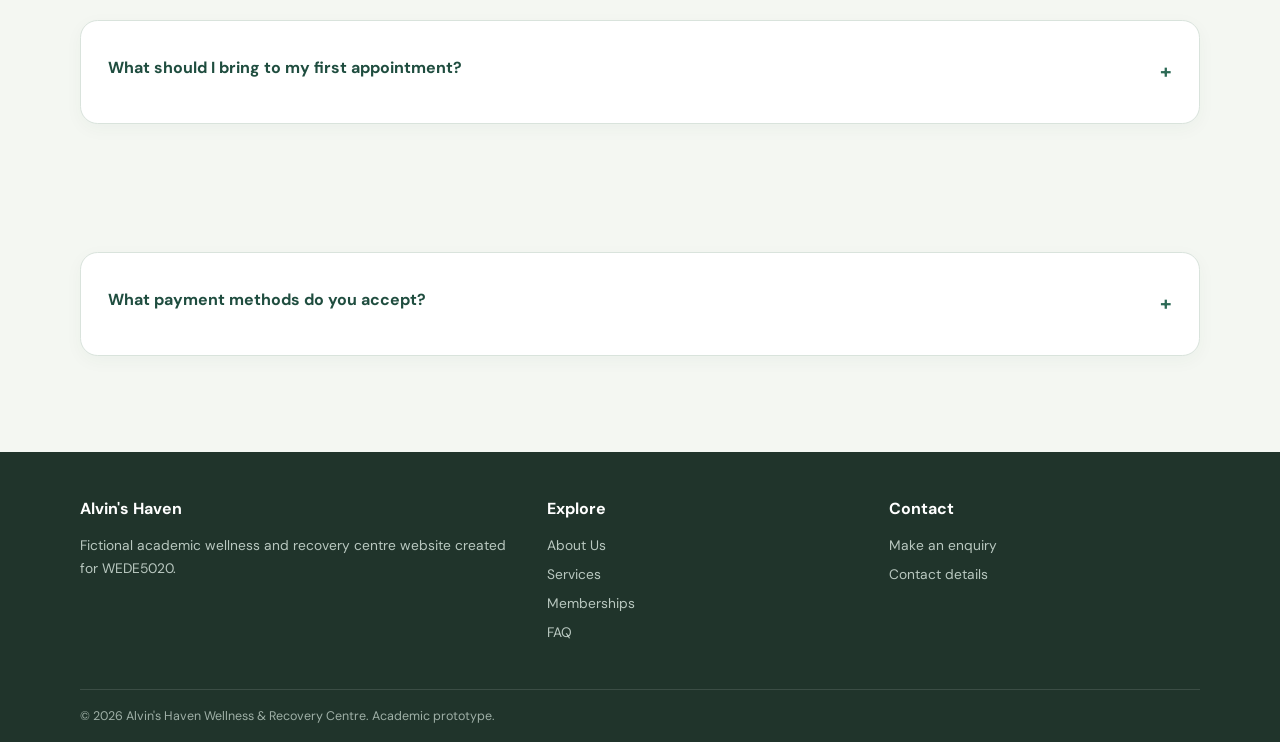
<file: faq.html>
<!DOCTYPE html>
<html lang="en">

<head>
    <meta charset="UTF-8">
    <meta name="viewport" content="width=device-width, initial-scale=1.0">
    <meta name="description" content="Frequently asked questions about the Alvin's Haven academic prototype.">
    <title>Frequently Asked Questions | Alvin's Haven</title>
    <link href="https://fonts.googleapis.com/css2?family=DM+Sans:wght@400;500;600;700&family=Playfair+Display:wght@600;700&display=swap" rel="stylesheet">
    <link rel="stylesheet" href="css/style.css">

    <meta property="og:type" content="website">
    <meta property="og:site_name" content="Alvin's Haven">
    <meta property="og:title" content="Frequently Asked Questions | Alvin's Haven">
    <meta property="og:description" content="Find answers to common questions about the services and website concept presented by Alvin's Haven.">


<body>

    <!-- Site Header with navigation -->
    <header class="site-header">
        <div class="container header-inner">
            <a class="brand" href="index.html">
                <span class="brand-mark">AH</span>
                <span class="brand-text"><strong>Alvin's Haven</strong><span>Wellness &amp; Recovery Centre</span></span>
            </a>
            <button class="menu-btn" type="button" aria-label="Open navigation" aria-expanded="false">☰</button>
            <nav class="nav" aria-label="Main navigation">
                <a class="" href="index.html">Home</a>
            <a class="" href="about.html">About Us</a>
            <a class="" href="services.html">Services</a>
            <a class="" href="memberships.html">Memberships</a>
            <a class="" href="enquiry.html">Enquiry</a>
            <a class="active" href="faq.html">FAQ</a>
            <a class="" href="contact.html">Contact</a>
            <a class="nav-cta" href="enquiry.html">Make an enquiry</a>
            </nav>
        </div>
    </header>

    <!-- Main content: Frequently asked questions -->
    <main>

        <!-- FAQ Introduction -->
        <section class="section">
            <div class="container panel">
            <h1 class="page-title">Frequently Asked Questions</h1>
            <p>Find answers to common questions about our services, memberships, and booking process below.</p>
            </div>
        </section>

        <!-- FAQ 1: Services -->
        <section class="section">
            <div class="container panel">
            <h3>What services do you offer?</h3>
            <p>We provide therapeutic massage, chiropractic care, recovery and mobility treatments, and relaxation and wellness sessions. Visit our <a href="services.html">Services page</a> for full details and pricing.</p>
            </div>
        </section>

        <!-- FAQ 2: Memberships -->
        <section class="section">
            <div class="container panel">
            <h3>Do I need a membership to book?</h3>
            <p>No, memberships are optional. You can book individual sessions at any time. However, memberships offer significant savings and priority booking benefits.</p>
            </div>
        </section>

        <!-- FAQ 3: Booking Process -->
        <section class="section">
            <div class="container panel">
            <h3>How do I book a session?</h3>
            <p>Visit our <a href="enquiry.html">Enquiry page</a> and fill in the form with your preferred service, date, and time. Our team will confirm your booking within 24 hours.</p>
            </div>
        </section>

        <!-- FAQ 4: Rescheduling -->
        <section class="section">
            <div class="container panel">
            <h3>Can I reschedule or cancel my appointment?</h3>
            <p>Yes. We require at least 24 hours notice for rescheduling or cancellation. Late cancellations may incur a 50% fee. Please contact us via phone or email to make changes.</p>
            </div>
        </section>

        <!-- FAQ 5: Location -->
        <section class="section">
            <div class="container panel">
            <h3>Where are you located?</h3>
            <p>Alvin's Haven is located at 45 Wellness Drive, Lynnwood, Pretoria, 0081. We also have a satellite branch at 12 Recovery Lane, Brooklyn, Pretoria, 0181. Visit our <a href="contact.html">Contact page</a> for directions and a map.</p>
            </div>
        </section>

        <!-- FAQ 6: What to bring -->
        <section class="section">
            <div class="container panel">
            <h3>What should I bring to my first appointment?</h3>
            <p>Please bring a valid ID, comfortable clothing, and any relevant medical records or referrals. Arrive 10 minutes early to complete a brief wellness assessment form.</p>
            </div>
        </section>

        <!-- FAQ 7: Payment -->
        <section class="section">
            <div class="container panel">
            <h3>What payment methods do you accept?</h3>
            <p>We accept cash, card (Visa/Mastercard), EFT, and SnapScan. Membership fees are collected via monthly debit order.</p>
            </div>
        </section>

    </main>

    <!-- Site Footer -->
    <footer class="site-footer">
        <div class="container footer-inner">
            <div><h2>Alvin's Haven</h2><p>Fictional academic wellness and recovery centre website created for WEDE5020.</p></div>
            <div><h3>Explore</h3><div class="footer-links"><a href="about.html">About Us</a><a href="services.html">Services</a><a href="memberships.html">Memberships</a><a href="faq.html">FAQ</a></div></div>
            <div><h3>Contact</h3><div class="footer-links"><a href="enquiry.html">Make an enquiry</a><a href="contact.html">Contact details</a></div></div>
        </div>
        <div class="container footer-bottom">&copy; 2026 Alvin's Haven Wellness &amp; Recovery Centre. Academic prototype.</div>
    </footer>
    <script src="js/script.js"></script>

</body>

</html>
</file>
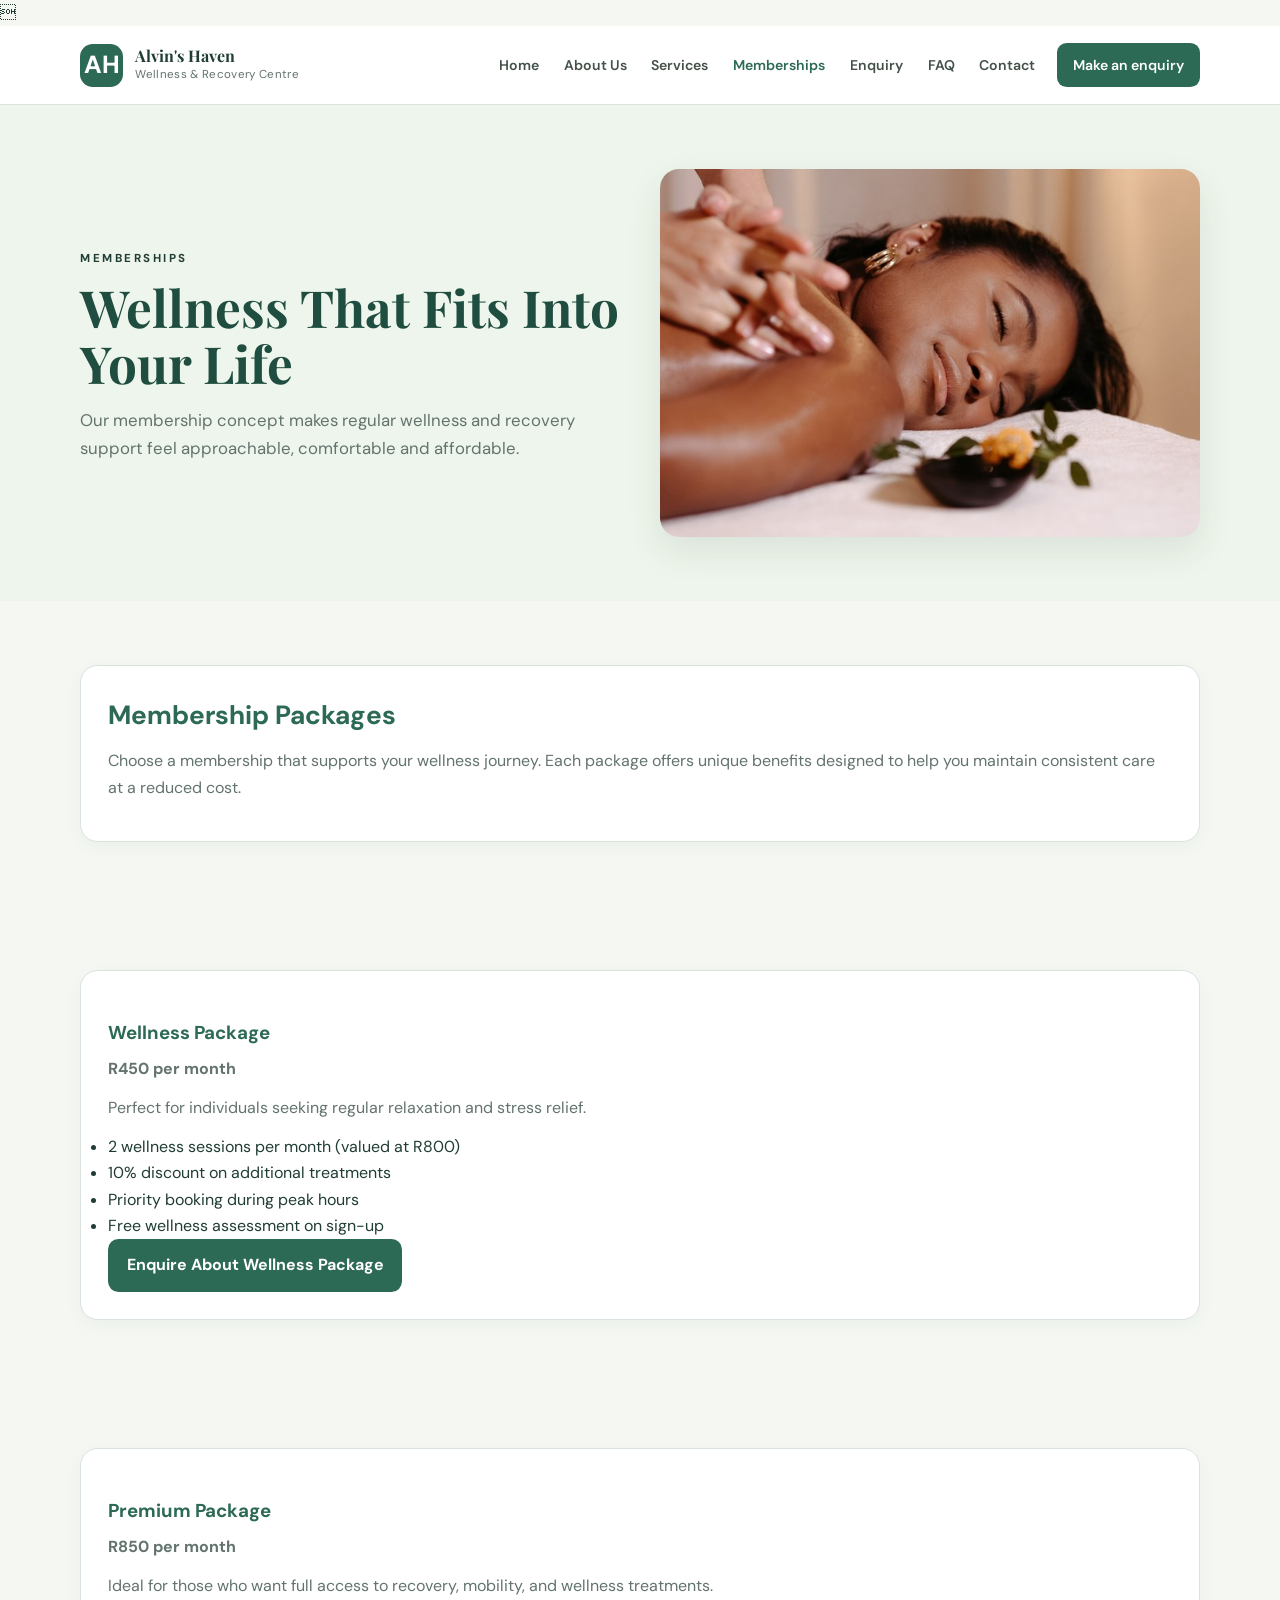
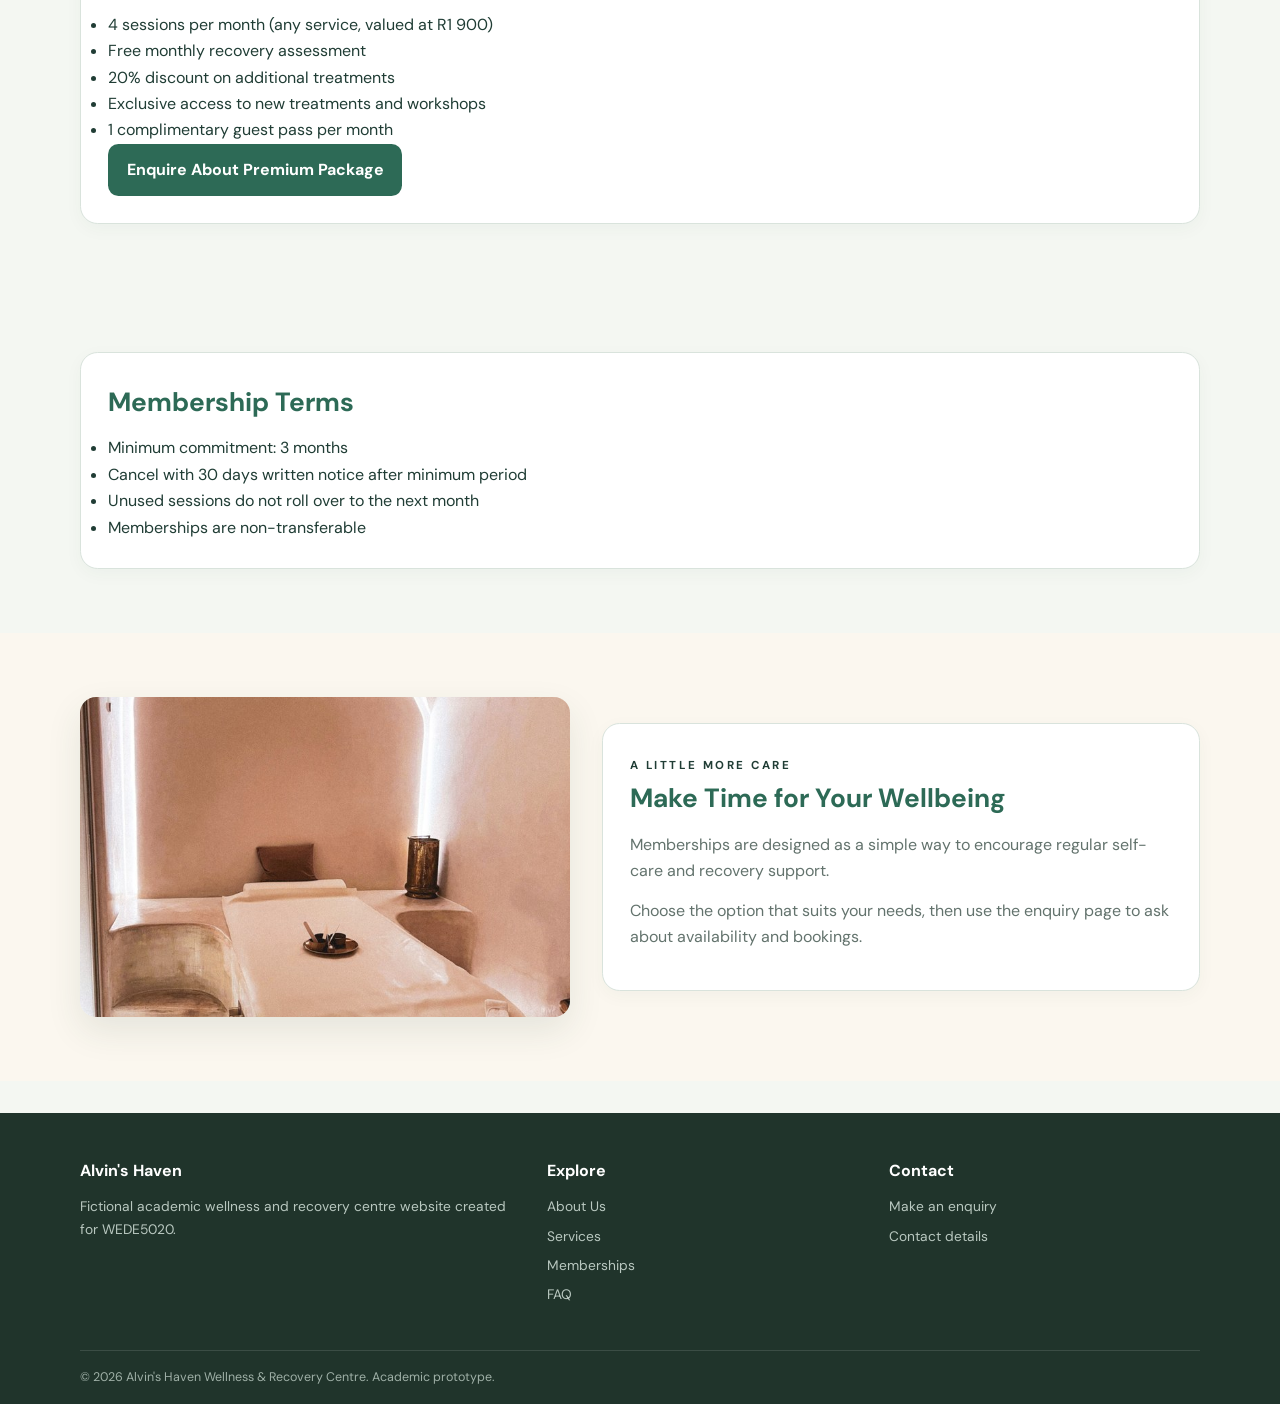
<file: memberships.html>
<!DOCTYPE html>
<html lang="en">

<head>
    <meta charset="UTF-8">
    <meta name="viewport" content="width=device-width, initial-scale=1.0">
    <meta name="description" content="View membership packages in the Alvin's Haven academic prototype.">
    <title>Membership Packages | Alvin's Haven</title>
    <link href="https://fonts.googleapis.com/css2?family=DM+Sans:wght@400;500;600;700&family=Playfair+Display:wght@600;700&display=swap" rel="stylesheet">
    <link rel="stylesheet" href="css/style.css">

    <meta property="og:type" content="website">
    <meta property="og:site_name" content="Alvin's Haven">
    <meta property="og:title" content="Membership Packages | Alvin's Haven">
    <meta property="og:description" content="Compare the membership packages presented in the Alvin's Haven wellness and recovery website prototype.">


<body>

    <!-- Site Header with navigation -->
    <header class="site-header">
        <div class="container header-inner">
            <a class="brand" href="index.html">
                <span class="brand-mark">AH</span>
                <span class="brand-text"><strong>Alvin's Haven</strong><span>Wellness &amp; Recovery Centre</span></span>
            </a>
            <button class="menu-btn" type="button" aria-label="Open navigation" aria-expanded="false">☰</button>
            <nav class="nav" aria-label="Main navigation">
                <a class="" href="index.html">Home</a>
            <a class="" href="about.html">About Us</a>
            <a class="" href="services.html">Services</a>
            <a class="active" href="memberships.html">Memberships</a>
            <a class="" href="enquiry.html">Enquiry</a>
            <a class="" href="faq.html">FAQ</a>
            <a class="" href="contact.html">Contact</a>
            <a class="nav-cta" href="enquiry.html">Make an enquiry</a>
            </nav>
        </div>
    </header>

    <!-- Main content: Membership packages and pricing -->
    <main>

<section class="membership-visual">
    <div class="container membership-visual-grid">
        <div>
            <span class="section-kicker">MEMBERSHIPS</span>
            <h1>Wellness That Fits Into Your Life</h1>
            <p>Our membership concept makes regular wellness and recovery support feel approachable, comfortable and affordable.</p>
        </div>
        <img src="images/hero-wellness-1200.jpg"
             srcset="images/hero-wellness-720.jpg 720w, images/hero-wellness-1200.jpg 1200w"
             sizes="(max-width: 680px) 92vw, 50vw"
             alt="Peaceful wellness treatment space" loading="lazy">
    </div>
</section>


        <!-- Introduction to memberships -->
        <section class="section">
            <div class="container panel">
            <h2>Membership Packages</h2>
            <p>Choose a membership that supports your wellness journey. Each package offers unique benefits designed to help you maintain consistent care at a reduced cost.</p>
            </div>
        </section>

        <!-- Wellness Package: Entry-level membership -->
        <section class="section">
            <div class="container panel">
            <h3>Wellness Package</h3>
            <p><strong>R450 per month</strong></p>
            <p>Perfect for individuals seeking regular relaxation and stress relief.</p>
            <ul>
                <li>2 wellness sessions per month (valued at R800)</li>
                <li>10% discount on additional treatments</li>
                <li>Priority booking during peak hours</li>
                <li>Free wellness assessment on sign-up</li>
            </ul>
            <a href="enquiry.html" class="btn">Enquire About Wellness Package</a>
            </div>
        </section>

        <!-- Premium Package: Full-access membership -->
        <section class="section">
            <div class="container panel">
            <h3>Premium Package</h3>
            <p><strong>R850 per month</strong></p>
            <p>Ideal for those who want full access to recovery, mobility, and wellness treatments.</p>
            <ul>
                <li>4 sessions per month (any service, valued at R1 900)</li>
                <li>Free monthly recovery assessment</li>
                <li>20% discount on additional treatments</li>
                <li>Exclusive access to new treatments and workshops</li>
                <li>1 complimentary guest pass per month</li>
            </ul>
            <a href="enquiry.html" class="btn">Enquire About Premium Package</a>
            </div>
        </section>

        <!-- Membership Terms -->
        <section class="section">
            <div class="container panel">
            <h2>Membership Terms</h2>
            <ul>
                <li>Minimum commitment: 3 months</li>
                <li>Cancel with 30 days written notice after minimum period</li>
                <li>Unused sessions do not roll over to the next month</li>
                <li>Memberships are non-transferable</li>
            </ul>
            </div>
        </section>

    </main>

    <!-- Site Footer -->
    
<section class="section membership-photo-section">
    <div class="container membership-photo-grid">
        <img src="images/spa-room-1200.jpg" srcset="images/spa-room-720.jpg 720w, images/spa-room-1200.jpg 1200w" sizes="(max-width: 680px) 92vw, (max-width: 900px) 80vw, 45vw"
             alt="Relaxing wellness treatment" loading="lazy">
        <div class="panel">
            <span class="section-kicker">A LITTLE MORE CARE</span>
            <h2>Make Time for Your Wellbeing</h2>
            <p>Memberships are designed as a simple way to encourage regular self-care and recovery support.</p>
            <p>Choose the option that suits your needs, then use the enquiry page to ask about availability and bookings.</p>
        </div>
    </div>
</section>

<footer class="site-footer">
        <div class="container footer-inner">
            <div><h2>Alvin's Haven</h2><p>Fictional academic wellness and recovery centre website created for WEDE5020.</p></div>
            <div><h3>Explore</h3><div class="footer-links"><a href="about.html">About Us</a><a href="services.html">Services</a><a href="memberships.html">Memberships</a><a href="faq.html">FAQ</a></div></div>
            <div><h3>Contact</h3><div class="footer-links"><a href="enquiry.html">Make an enquiry</a><a href="contact.html">Contact details</a></div></div>
        </div>
        <div class="container footer-bottom">&copy; 2026 Alvin's Haven Wellness &amp; Recovery Centre. Academic prototype.</div>
    </footer>
    <script src="js/script.js"></script>

</body>

</html>
</file>
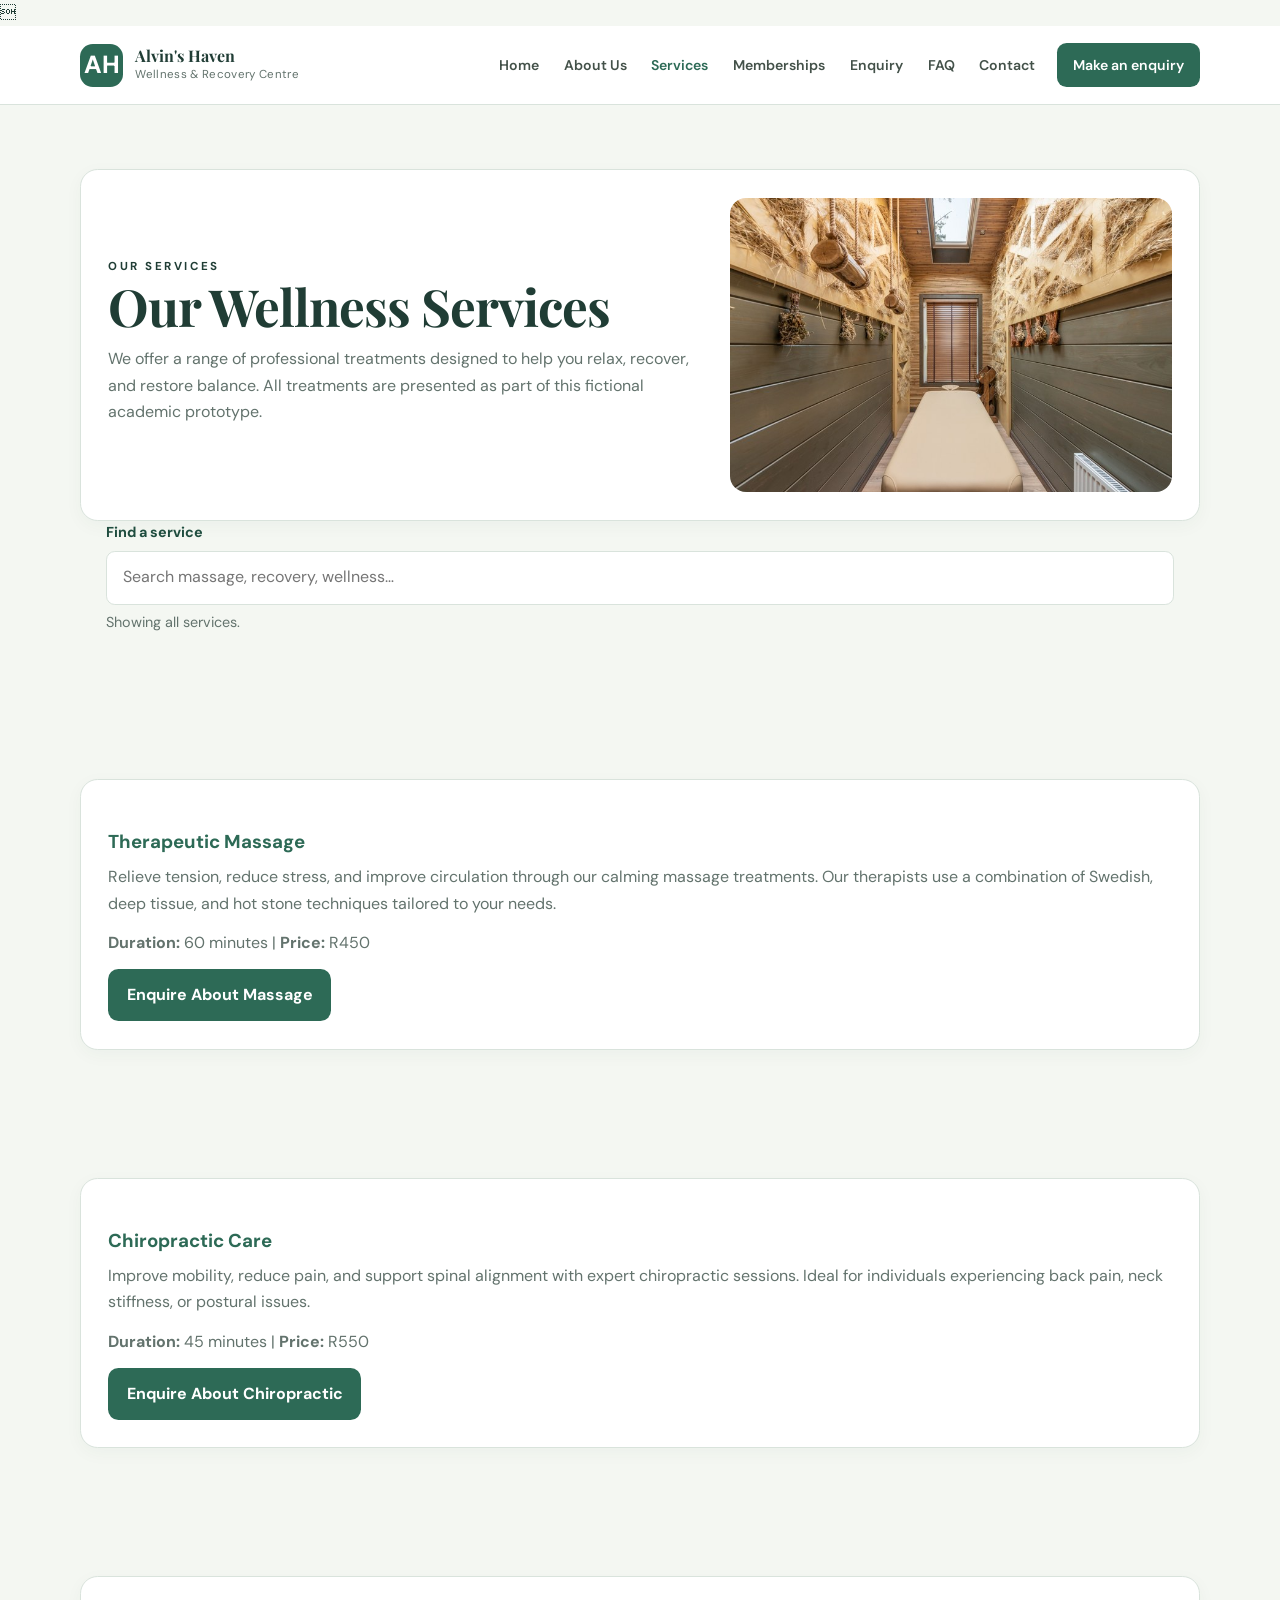
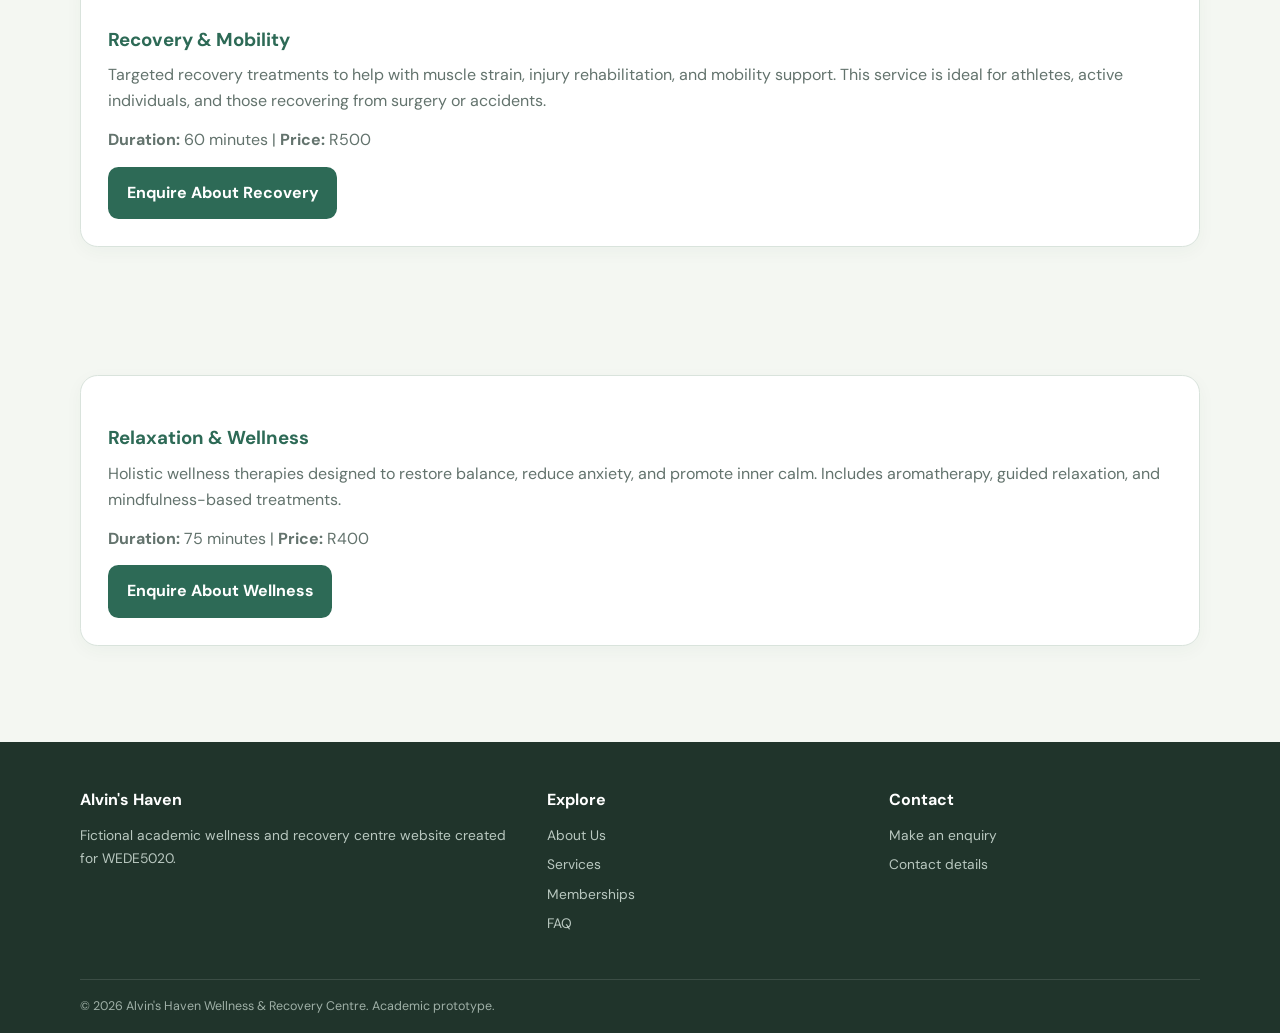
<file: services.html>
<!DOCTYPE html>
<html lang="en">

<head>
    <meta charset="UTF-8">
    <meta name="viewport" content="width=device-width, initial-scale=1.0">
    <meta name="description" content="Explore wellness and recovery services in the Alvin's Haven academic prototype.">
    <title>Wellness Services | Alvin's Haven</title>
    <link href="https://fonts.googleapis.com/css2?family=DM+Sans:wght@400;500;600;700&family=Playfair+Display:wght@600;700&display=swap" rel="stylesheet">
    <link rel="stylesheet" href="css/style.css">

    <meta property="og:type" content="website">
    <meta property="og:site_name" content="Alvin's Haven">
    <meta property="og:title" content="Wellness Services | Alvin's Haven">
    <meta property="og:description" content="Explore the wellness and recovery services featured in the Alvin's Haven academic website prototype.">


<body>

    <!-- Site Header with navigation -->
    <header class="site-header">
        <div class="container header-inner">
            <a class="brand" href="index.html">
                <span class="brand-mark">AH</span>
                <span class="brand-text"><strong>Alvin's Haven</strong><span>Wellness &amp; Recovery Centre</span></span>
            </a>
            <button class="menu-btn" type="button" aria-label="Open navigation" aria-expanded="false">☰</button>
            <nav class="nav" aria-label="Main navigation">
                <a class="" href="index.html">Home</a>
            <a class="" href="about.html">About Us</a>
            <a class="active" href="services.html">Services</a>
            <a class="" href="memberships.html">Memberships</a>
            <a class="" href="enquiry.html">Enquiry</a>
            <a class="" href="faq.html">FAQ</a>
            <a class="" href="contact.html">Contact</a>
            <a class="nav-cta" href="enquiry.html">Make an enquiry</a>
            </nav>
        </div>
    </header>

    <!-- Main content: Detailed list of all services offered -->
    <main>

        <!-- Page Introduction -->
        <section class="section">
            <div class="container panel service-intro">
            <div><span class="section-kicker">OUR SERVICES</span><h1 class="page-title">Our Wellness Services</h1>
            <p>We offer a range of professional treatments designed to help you relax, recover, and restore balance. All treatments are presented as part of this fictional academic prototype.</p></div>
            <img src="images/wellness-treatment-1200.jpg" srcset="images/wellness-treatment-720.jpg 720w, images/wellness-treatment-1200.jpg 1200w" sizes="(max-width: 680px) 92vw, (max-width: 900px) 80vw, 45vw" alt="Contemporary wellness treatment room" loading="lazy">
            </div>
        </section>

        <!-- Service 1: Therapeutic Massage -->
        <section class="section">
            <div class="container panel">
            <h3>Therapeutic Massage</h3>
            <p>Relieve tension, reduce stress, and improve circulation through our calming massage treatments. Our therapists use a combination of Swedish, deep tissue, and hot stone techniques tailored to your needs.</p>
            <p><strong>Duration:</strong> 60 minutes | <strong>Price:</strong> R450</p>
            <a href="enquiry.html" class="btn">Enquire About Massage</a>
            </div>
        </section>

        <!-- Service 2: Chiropractic Care -->
        <section class="section">
            <div class="container panel">
            <h3>Chiropractic Care</h3>
            <p>Improve mobility, reduce pain, and support spinal alignment with expert chiropractic sessions. Ideal for individuals experiencing back pain, neck stiffness, or postural issues.</p>
            <p><strong>Duration:</strong> 45 minutes | <strong>Price:</strong> R550</p>
            <a href="enquiry.html" class="btn">Enquire About Chiropractic</a>
            </div>
        </section>

        <!-- Service 3: Recovery and Mobility -->
        <section class="section">
            <div class="container panel">
            <h3>Recovery &amp; Mobility</h3>
            <p>Targeted recovery treatments to help with muscle strain, injury rehabilitation, and mobility support. This service is ideal for athletes, active individuals, and those recovering from surgery or accidents.</p>
            <p><strong>Duration:</strong> 60 minutes | <strong>Price:</strong> R500</p>
            <a href="enquiry.html" class="btn">Enquire About Recovery</a>
            </div>
        </section>

        <!-- Service 4: Relaxation and Wellness -->
        <section class="section">
            <div class="container panel">
            <h3>Relaxation &amp; Wellness</h3>
            <p>Holistic wellness therapies designed to restore balance, reduce anxiety, and promote inner calm. Includes aromatherapy, guided relaxation, and mindfulness-based treatments.</p>
            <p><strong>Duration:</strong> 75 minutes | <strong>Price:</strong> R400</p>
            <a href="enquiry.html" class="btn">Enquire About Wellness</a>
            </div>
        </section>

    </main>

    <!-- Site Footer -->
    <footer class="site-footer">
        <div class="container footer-inner">
            <div><h2>Alvin's Haven</h2><p>Fictional academic wellness and recovery centre website created for WEDE5020.</p></div>
            <div><h3>Explore</h3><div class="footer-links"><a href="about.html">About Us</a><a href="services.html">Services</a><a href="memberships.html">Memberships</a><a href="faq.html">FAQ</a></div></div>
            <div><h3>Contact</h3><div class="footer-links"><a href="enquiry.html">Make an enquiry</a><a href="contact.html">Contact details</a></div></div>
        </div>
        <div class="container footer-bottom">&copy; 2026 Alvin's Haven Wellness &amp; Recovery Centre. Academic prototype.</div>
    </footer>
    <script src="js/script.js"></script>

</body>

</html>
</file>
<file: css/style.css>
/* Alvin's Haven - shared visual styles for Part 2 */
:root {
    --ink: #203d35;
    --muted: #63736d;
    --brand: #2d6a56;
    --brand-dark: #1f4d3f;
    --accent: #c79a5a;
    --cream: #fbf7ef;
    --bg: #f4f7f2;
    --surface: #fff;
    --soft: #e9f1e8;
    --line: #d9e3dc;
    --shadow: 0 14px 35px rgba(35, 65, 51, .10);
    --radius: 1.1rem;
}

* { box-sizing: border-box; margin: 0; padding: 0; }
html { scroll-behavior: smooth; font-size: 100%; }
body {
    font-family: "DM Sans", Arial, sans-serif;
    font-size: 1rem;
    line-height: 1.65;
    color: var(--ink);
    background: var(--bg);
}
img { display: block; max-width: 100%; height: auto; }
a { color: inherit; }
button, input, select, textarea { font: inherit; }


.brand-mark {
    width: 2.75rem;
    height: 2.75rem;
    border-radius: 50%;
    display: grid;
    place-items: center;
    background: #e3efe4;
    color: var(--brand);
    font-size: 1.55rem;
}
.brand-text strong { display: block; font-family: "Playfair Display", Georgia, serif; font-size: 1.18rem; line-height: 1.1; }
.brand-text span { display: block; color: var(--muted); font-size: .7rem; letter-spacing: .03em; }

.hero-welcome { position: relative; min-height: 33rem; display: grid; align-items: center; overflow: hidden; }
.hero-photo {
    position: absolute; inset: 0;
    background:
        linear-gradient(90deg, rgba(30, 55, 46, .78) 0%, rgba(30, 55, 46, .48) 45%, rgba(30, 55, 46, .10) 100%),
        url("../images/wellness-treatment-1200.jpg") center/cover no-repeat;
}
.hero-overlay { position: absolute; inset: 0; background: linear-gradient(180deg, rgba(0,0,0,.05), rgba(0,0,0,.08)); }
.hero-content { position: relative; z-index: 1; }
.hero-copy { max-width: 38rem; color: #fff; padding: 5rem 0; }
.eyebrow, .section-kicker { display: inline-block; font-size: .72rem; font-weight: 700; letter-spacing: .22em; text-transform: uppercase; }
.hero-copy h1 { margin: .7rem 0 1rem; font-family: "Playfair Display", Georgia, serif; font-size: clamp(2.7rem, 5vw, 4.6rem); line-height: 1.03; }
.hero-copy h1 span { color: #a9d6ae; display: block; }
.hero-copy p { max-width: 35rem; font-size: 1.06rem; color: rgba(255,255,255,.92); }
.actions { display: flex; align-items: center; gap: 1.2rem; margin-top: 1.6rem; }
.text-link { color: #fff; text-decoration: none; font-weight: 700; }
.text-link:hover, .text-link:focus-visible { color: #d7efd8; }

.btn {
    display: inline-flex; align-items: center; justify-content: center;
    text-decoration: none; border: 1px solid var(--brand);
    background: var(--brand); color: #fff; padding: .78rem 1.25rem;
    border-radius: 999px; font-weight: 700; cursor: pointer;
    transition: .2s ease;
}
.btn:hover, .btn:focus-visible { background: var(--brand-dark); border-color: var(--brand-dark); transform: translateY(-1px); }
.btn:active { transform: translateY(1px); }
.btn-light { background: #fff; color: var(--brand-dark); border-color: #fff; }
.btn-light:hover, .btn-light:focus-visible { background: #edf6ed; border-color: #edf6ed; color: var(--brand-dark); }

.promise-strip { background: #f1f6ef; border-top: 1px solid rgba(45,106,86,.08); border-bottom: 1px solid rgba(45,106,86,.08); }
.promise-grid { display: grid; grid-template-columns: repeat(5, 1fr); gap: 1rem; padding: 1.25rem 0; }
.promise-grid > div { display: flex; align-items: center; gap: .7rem; min-width: 0; }
.promise-icon { flex: 0 0 2.7rem; width: 2.7rem; height: 2.7rem; border-radius: 50%; display: grid; place-items: center; background: #dcebdd; color: var(--brand); font-size: 1.25rem; }
.promise-grid strong, .promise-grid small { display: block; }
.promise-grid strong { font-size: .82rem; }
.promise-grid small { color: var(--muted); font-size: .72rem; }

.story-section { padding: 4.5rem 0; background: var(--cream); }
.story-grid { display: grid; grid-template-columns: 1fr 1.05fr .9fr; gap: 1.8rem; align-items: center; }
.story-main-photo { position: relative; min-height: 25rem; overflow: hidden; border-radius: 1.25rem; box-shadow: var(--shadow); }
.story-main-photo img { width: 100%; height: 100%; object-fit: cover; }
.photo-note { position: absolute; left: 1.1rem; bottom: 1.1rem; color: #fff; font-family: "Playfair Display", Georgia, serif; font-size: 1.15rem; text-shadow: 0 2px 10px rgba(0,0,0,.35); }
.story-copy h2, .section-heading h2 { font-family: "Playfair Display", Georgia, serif; font-size: clamp(2rem, 3vw, 3rem); line-height: 1.1; color: var(--brand-dark); margin: .45rem 0 1rem; }
.story-copy p { color: var(--muted); margin-bottom: .75rem; }
.story-signoff { margin-top: 1.2rem; color: var(--brand); font-family: "Playfair Display", Georgia, serif; font-style: italic; }
.story-signoff span { color: #9f7650; }
.story-collage { display: grid; grid-template-columns: 1fr 1fr; gap: .8rem; position: relative; }
.story-collage img { width: 100%; aspect-ratio: 1 / 1.1; object-fit: cover; border: .55rem solid #fff; box-shadow: 0 8px 25px rgba(35,65,51,.10); }
.story-collage img:nth-child(2) { transform: translateY(1.4rem) rotate(2deg); }
.story-collage .founder-note { grid-column: 1 / -1; margin-top: .2rem; padding: 1rem; background: #f4e8cf; color: #5e523f; border-radius: .8rem; text-align: center; font-family: "Playfair Display", Georgia, serif; }

.services-section { padding: 4.2rem 0; background: #eef5ec; }
.section-heading { text-align: center; max-width: 42rem; margin: 0 auto 2rem; }
.section-heading p { color: var(--muted); }
.service-cards { display: grid; grid-template-columns: repeat(4, 1fr); gap: 1rem; }
.service-card { background: #fff; border: 1px solid rgba(45,106,86,.10); border-radius: .9rem; overflow: hidden; box-shadow: 0 8px 22px rgba(35,65,51,.06); }
.service-card img { width: 100%; height: 10.5rem; object-fit: cover; }
.service-card > div { padding: 1rem; }
.service-card h3 { color: var(--brand-dark); font-size: 1rem; margin-bottom: .35rem; }
.service-card p { color: var(--muted); font-size: .82rem; min-height: 3.2rem; }
.service-card a { display: inline-block; margin-top: .6rem; color: var(--brand); font-weight: 700; text-decoration: none; font-size: .8rem; }
.service-card a:hover, .service-card a:focus-visible { color: var(--brand-dark); }

.welcome-banner { padding: 1.2rem 0 2.8rem; background: #eef5ec; }
.welcome-inner { background: #4f7d61; color: #fff; border-radius: 1.2rem; padding: 1.25rem 1.5rem; display: flex; justify-content: space-between; align-items: center; gap: 1rem; box-shadow: var(--shadow); }
.welcome-inner > div { display: flex; align-items: center; gap: 1rem; }
.welcome-icon { width: 2.8rem; height: 2.8rem; border: 1px solid rgba(255,255,255,.35); border-radius: 50%; display: grid; place-items: center; font-size: 1.3rem; }
.welcome-inner h2 { font-size: 1.2rem; }
.welcome-inner p { color: rgba(255,255,255,.82); font-size: .82rem; }

.soft-section { background: #f6f8f4; }
.story-page { display: grid; grid-template-columns: 1.1fr .9fr; gap: 2rem; align-items: center; }
.story-page img { width: 100%; min-height: 24rem; object-fit: cover; border-radius: 1rem; }
.service-intro { display: grid; grid-template-columns: 1fr .75fr; gap: 2rem; align-items: center; }
.service-intro img { width: 100%; min-height: 16rem; object-fit: cover; border-radius: 1rem; }

.container { width: min(1120px, 92%); margin-inline: auto; }
.site-header {
    position: sticky;
    top: 0;
    z-index: 20;
    background: rgba(255, 255, 255, .97);
    border-bottom: 1px solid var(--line);
    backdrop-filter: blur(10px);
}
.header-inner {
    min-height: 78px;
    display: flex;
    align-items: center;
    justify-content: space-between;
    gap: 1.5rem;
}
.brand { text-decoration: none; display: flex; align-items: center; gap: .75rem; }
.brand-mark {
    width: 2.7rem;
    height: 2.7rem;
    border-radius: .8rem;
    display: grid;
    place-items: center;
    background: var(--brand);
    color: #fff;
    font-weight: 800;
}
.brand-text strong { display: block; font-size: 1rem; line-height: 1.2; }
.brand-text span { display: block; color: var(--muted); font-size: .72rem; }
.nav { display: flex; align-items: center; gap: 1.15rem; }
.nav a { text-decoration: none; color: #435149; font-weight: 600; font-size: .88rem; padding: .65rem .2rem; }
.nav a:hover, .nav a:focus-visible, .nav a.active { color: var(--brand); }
.nav a:active { transform: translateY(1px); }
.nav .nav-cta { background: var(--brand); color: #fff; padding: .65rem 1rem; border-radius: .6rem; }
.nav .nav-cta:hover, .nav .nav-cta:focus-visible { background: var(--brand-dark); color: #fff; }
.menu-btn { display: none; border: 0; background: transparent; color: var(--brand); font-size: 1.55rem; cursor: pointer; padding: .35rem; }

main { min-height: 65vh; }
.hero { padding: 4.5rem 0; }
.hero-grid { display: grid; grid-template-columns: 1.1fr .9fr; gap: 2.5rem; align-items: center; }
.hero-copy h1 { font-size: clamp(2.4rem, 5vw, 4.2rem); line-height: 1.08; letter-spacing: -.05em; margin: .55rem 0 1rem; }
.hero-copy p { color: var(--muted); max-width: 42rem; margin-bottom: 1.4rem; }
.eyebrow { color: var(--brand); text-transform: uppercase; letter-spacing: .12em; font-size: .78rem; font-weight: 800; }
.hero-image { border-radius: 1.4rem; overflow: hidden; box-shadow: var(--shadow); }
.hero-image img { width: 100%; min-height: 22rem; object-fit: cover; }
.actions { display: flex; flex-wrap: wrap; gap: .75rem; }

.btn {
    display: inline-flex;
    align-items: center;
    justify-content: center;
    padding: .75rem 1.1rem;
    border: 1px solid transparent;
    border-radius: .65rem;
    background: var(--brand);
    color: #fff;
    text-decoration: none;
    font-weight: 700;
    cursor: pointer;
}
.btn:hover, .btn:focus-visible { background: var(--brand-dark); }
.btn:active { transform: translateY(1px); }
.btn-secondary { background: transparent; color: var(--brand); border-color: var(--brand); }
.btn-secondary:hover, .btn-secondary:focus-visible { color: #fff; }

/* Page title: consistent heading treatment for internal pages */
.page-title {
    margin-bottom: 0.75rem;
    color: var(--ink);
    font-family: "Playfair Display", Georgia, serif;
    font-size: clamp(2rem, 4vw, 3.2rem);
    font-weight: 700;
    line-height: 1.1;
    letter-spacing: -0.02em;
}

.section { padding: 4rem 0; }
.section.alt { background: #fff; }
.section-head { margin-bottom: 1.7rem; }
.section-head h2, .page-hero h1 { line-height: 1.15; letter-spacing: -.03em; }
.section-head h2 { font-size: clamp(1.8rem, 3vw, 2.5rem); margin-bottom: .45rem; }
.section-head p { color: var(--muted); max-width: 44rem; }
.cards { display: grid; grid-template-columns: repeat(3, 1fr); gap: 1.25rem; }
.card, section.card { background: var(--surface); border: 1px solid var(--line); border-radius: var(--radius); padding: 1.5rem; box-shadow: 0 5px 18px rgba(35, 65, 51, .05); }
.card h3 { color: var(--brand); margin-bottom: .55rem; }
.card p { color: var(--muted); }
.card img { width: 100%; border-radius: .8rem; margin-bottom: 1rem; }
.icon { width: 2.7rem; height: 2.7rem; border-radius: .75rem; display: grid; place-items: center; background: var(--soft); color: var(--brand); font-weight: 800; margin-bottom: 1rem; }

.page-hero { padding: 3.5rem 0; background: linear-gradient(135deg, #eaf2ed, #f7f3eb); }
.page-hero h1 { font-size: clamp(2.2rem, 4vw, 3.5rem); margin: .5rem 0 .7rem; }
.page-hero p { max-width: 48rem; color: var(--muted); }
.content { padding: 3.5rem 0; }
.content-grid { display: grid; grid-template-columns: 1.3fr .7fr; gap: 1.5rem; align-items: start; }
.panel { background: #fff; border: 1px solid var(--line); border-radius: var(--radius); padding: 1.7rem; box-shadow: 0 5px 18px rgba(35, 65, 51, .04); }
.panel + .panel { margin-top: 1.25rem; }
.panel h2 { font-size: 1.65rem; color: var(--brand); margin-bottom: .7rem; }
.panel h3 { color: var(--brand); margin: 1.25rem 0 .4rem; }
.panel p { color: var(--muted); margin-bottom: .8rem; }
.list { padding-left: 1.2rem; color: var(--muted); }
.list li + li { margin-top: .35rem; }
.notice { background: #f0f6f2; border-left: 4px solid var(--accent); padding: 1rem 1.1rem; border-radius: .55rem; color: #52635b; }

.form-grid { display: grid; grid-template-columns: 1fr 1fr; gap: 1rem; }
.form-group.full { grid-column: 1 / -1; }
label { display: block; font-weight: 700; font-size: .9rem; margin-bottom: .4rem; }
input, select, textarea {
    width: 100%;
    padding: .75rem .8rem;
    border: 1px solid #c9d5ce;
    border-radius: .6rem;
    background: #fff;
    color: var(--ink);
}
textarea { min-height: 9rem; resize: vertical; }
input:focus, select:focus, textarea:focus, button:focus-visible, a:focus-visible {
    outline: 3px solid rgba(184, 138, 74, .35);
    outline-offset: 2px;
}
.form-note { color: var(--muted); font-size: .82rem; margin-bottom: .8rem; }
.form-success { display: none; margin-top: 1rem; padding: .9rem 1rem; border-radius: .6rem; background: #eaf6ef; color: #256342; }

.faq-list { display: grid; gap: .75rem; }
.faq-question {
    width: 100%;
    display: flex;
    justify-content: space-between;
    gap: 1rem;
    text-align: left;
    border: 0;
    background: #fff;
    padding: 1rem 1.1rem;
    cursor: pointer;
    font-weight: 700;
    color: var(--ink);
}
.faq-item { border: 1px solid var(--line); border-radius: .7rem; overflow: hidden; background: #fff; }
.faq-answer { display: none; padding: 0 1.1rem 1rem; color: var(--muted); }
.faq-item.open .faq-answer { display: block; }
.faq-plus { color: var(--brand); font-size: 1.3rem; }

.testimonial-grid { display: grid; grid-template-columns: repeat(2, 1fr); gap: 1rem; }
blockquote { background: #fff; border-left: 4px solid var(--brand); border-radius: .65rem; padding: 1.2rem; box-shadow: 0 4px 15px rgba(35, 65, 51, .05); }
blockquote p { color: var(--muted); font-style: italic; margin-bottom: .55rem; }
blockquote cite { color: var(--brand); font-size: .85rem; }

.site-footer { background: #20342b; color: #dce7e1; margin-top: 2rem; }
.footer-inner { padding: 2.8rem 0; display: grid; grid-template-columns: 1.4fr 1fr 1fr; gap: 2rem; }
.site-footer h2, .site-footer h3 { color: #fff; font-size: 1rem; margin-bottom: .7rem; }
.site-footer p, .site-footer a { color: #b9c8c0; font-size: .86rem; text-decoration: none; }
.site-footer a:hover, .site-footer a:focus-visible { color: #fff; }
.footer-links { display: grid; gap: .4rem; }
.footer-bottom { border-top: 1px solid rgba(255,255,255,.12); padding: 1rem 0; color: #9fb0a7; font-size: .78rem; }

@media (max-width: 900px) {
    .hero-grid, .content-grid { grid-template-columns: 1fr; }
    .cards { grid-template-columns: repeat(2, 1fr); }
    .footer-inner { grid-template-columns: 1fr 1fr; }
}

@media (max-width: 680px) {
    .page-title { font-size: 2rem; }
    .header-inner { min-height: 68px; }
    .menu-btn { display: block; }
    .nav {
        display: none;
        position: absolute;
        top: 68px;
        left: 4%;
        right: 4%;
        flex-direction: column;
        align-items: stretch;
        gap: .15rem;
        padding: .8rem;
        background: #fff;
        border: 1px solid var(--line);
        border-radius: .8rem;
        box-shadow: var(--shadow);
    }
    .nav.open { display: flex; }
    .nav a { padding: .7rem .75rem; }
    .hero { padding: 3rem 0; }
    .hero-image img { min-height: 16rem; }
    .cards, .form-grid, .testimonial-grid, .footer-inner { grid-template-columns: 1fr; }
    .section, .content { padding: 3rem 0; }
    .panel { padding: 1.25rem; }
}

@media (max-width: 900px) {
    .promise-grid { grid-template-columns: repeat(3, 1fr); }
    .story-grid { grid-template-columns: 1fr 1fr; }
    .story-collage { grid-column: 1 / -1; max-width: 38rem; justify-self: center; width: 100%; }
    .service-cards { grid-template-columns: repeat(2, 1fr); }
    .story-page, .service-intro { grid-template-columns: 1fr; }
}

@media (max-width: 680px) {
    .hero-welcome { min-height: 35rem; }
    .hero-copy { padding: 4rem 0; }
    .hero-copy h1 { font-size: 2.7rem; }
    .hero-photo {
        background:
            linear-gradient(90deg, rgba(30, 55, 46, .78), rgba(30, 55, 46, .30)),
            url("../images/wellness-treatment-720.jpg") center/cover no-repeat;
    }
    .promise-grid { grid-template-columns: 1fr 1fr; }
    .promise-grid > div:last-child { grid-column: 1 / -1; }
    .story-grid { grid-template-columns: 1fr; }
    .story-main-photo { min-height: 20rem; }
    .story-collage { grid-template-columns: 1fr 1fr; }
    .service-cards { grid-template-columns: 1fr; }
    .welcome-inner { align-items: flex-start; flex-direction: column; }
    .actions { flex-wrap: wrap; }
}

/* Photo-led CV/team and membership sections */
.cv-section { background: #fbf7ef; }
.cv-grid { display: grid; grid-template-columns: repeat(3, 1fr); gap: 1.2rem; margin-top: 2rem; }
.cv-card { background: #fff; border: 1px solid var(--line); border-radius: 1rem; overflow: hidden; box-shadow: 0 8px 22px rgba(35,65,51,.07); transition: transform .2s ease, box-shadow .2s ease; }
.cv-card:hover { transform: translateY(-3px); box-shadow: var(--shadow); }
.cv-card img { width: 100%; height: 15rem; object-fit: cover; }
.cv-card-body { padding: 1.2rem; }
.cv-role { color: var(--brand); font-size: .72rem; font-weight: 700; letter-spacing: .12em; text-transform: uppercase; }
.cv-card h3 { margin: .35rem 0 .5rem; color: var(--brand-dark); }
.cv-card p { color: var(--muted); font-size: .9rem; }
.academic-note { margin-top: 1rem; color: var(--muted); font-size: .78rem; text-align: center; }

.membership-visual { padding: 4rem 0; background: #eef5ec; }
.membership-visual-grid { display: grid; grid-template-columns: 1fr 1fr; align-items: center; gap: 2.5rem; }
.membership-visual h1 { font-family: "Playfair Display", Georgia, serif; color: var(--brand-dark); font-size: clamp(2.2rem, 4vw, 3.7rem); line-height: 1.1; margin: .5rem 0 1rem; }
.membership-visual p { max-width: 34rem; color: var(--muted); font-size: 1.05rem; }
.membership-visual img { width: 100%; height: 23rem; object-fit: cover; border-radius: 1.2rem; box-shadow: var(--shadow); }
.membership-photo-section { background: var(--cream); }
.membership-photo-grid { display: grid; grid-template-columns: .9fr 1.1fr; gap: 2rem; align-items: center; }
.membership-photo-grid > img { width: 100%; height: 20rem; object-fit: cover; border-radius: 1rem; box-shadow: var(--shadow); }

@media (max-width: 900px) {
    .cv-grid { grid-template-columns: 1fr 1fr; }
    .membership-visual-grid, .membership-photo-grid { grid-template-columns: 1fr; }
}
@media (max-width: 680px) {
    .cv-grid { grid-template-columns: 1fr; }
    .cv-card img { height: 13rem; }
    .membership-visual { padding: 3rem 0; }
    .membership-visual img, .membership-photo-grid > img { height: 17rem; }
}


/* Part 3 JavaScript interaction styles */
.faq-toggle {
  display: block; width: 100%; text-align: left; border: 0; border-radius: .45rem;
  background: transparent; padding: .45rem 0; color: var(--brand-dark);
  font: inherit; font-weight: 700; cursor: pointer;
}
.faq-toggle::after { content: '+'; float: right; color: var(--brand); font-size: 1.25rem; }
.faq-toggle.is-open::after { content: '−'; }
.faq-toggle:focus-visible, .lightbox-image:focus-visible { outline: 3px solid var(--brand); outline-offset: 3px; }
.faq-answer-js { margin-top: .75rem; }
.service-search { max-width: 1100px; margin: 0 auto 1rem; padding: 0 1rem; }
.service-search label { display: block; margin-bottom: .4rem; font-weight: 700; color: var(--brand-dark); }
.service-search input { width: 100%; padding: .8rem 1rem; border: 1px solid var(--line); border-radius: .55rem; font: inherit; }
.search-status { margin-top: .4rem; color: var(--muted); font-size: .9rem; }
.image-lightbox { width: min(92vw, 1000px); max-width: 92vw; max-height: 92vh; padding: 1rem; border: 0; border-radius: .8rem; background: #fff; box-shadow: 0 18px 60px rgba(0,0,0,.3); }
.image-lightbox::backdrop { background: rgba(10, 20, 15, .78); }
.image-lightbox > img { display: block; max-width: 100%; max-height: 76vh; width: auto; height: auto; margin: .5rem auto; object-fit: contain; }
.lightbox-close { display: block; margin-left: auto; border: 0; border-radius: .4rem; padding: .55rem .8rem; background: var(--brand); color: white; font: inherit; cursor: pointer; }
.lightbox-caption { margin: .5rem 0 0; text-align: center; color: var(--muted); }
.lightbox-image { cursor: zoom-in; }
[hidden] { display: none !important; }
@media (prefers-reduced-motion: reduce) { *, *::before, *::after { scroll-behavior: auto !important; transition-duration: .01ms !important; animation-duration: .01ms !important; }
}


/* Part 3: form feedback and embedded newsletter form */
.form-response { margin: .75rem 0 1rem; padding: .8rem 1rem; border-left: 3px solid #8a9b79; background: #f5f7f2; border-radius: .35rem; }
.form-success { display: none; margin-top: 1rem; padding: .9rem 1rem; border-radius: .6rem; background: #eaf6ef; color: #256342; }
.newsletter-section { padding-top: 2rem; padding-bottom: 3rem; }
.newsletter-panel { max-width: 850px; margin-inline: auto; }
.newsletter-embed { width: 100%; overflow: hidden; }
.newsletter-embed iframe { display: block; width: 100%; max-width: 100%; min-height: 621px; border: 0; }
</file>
